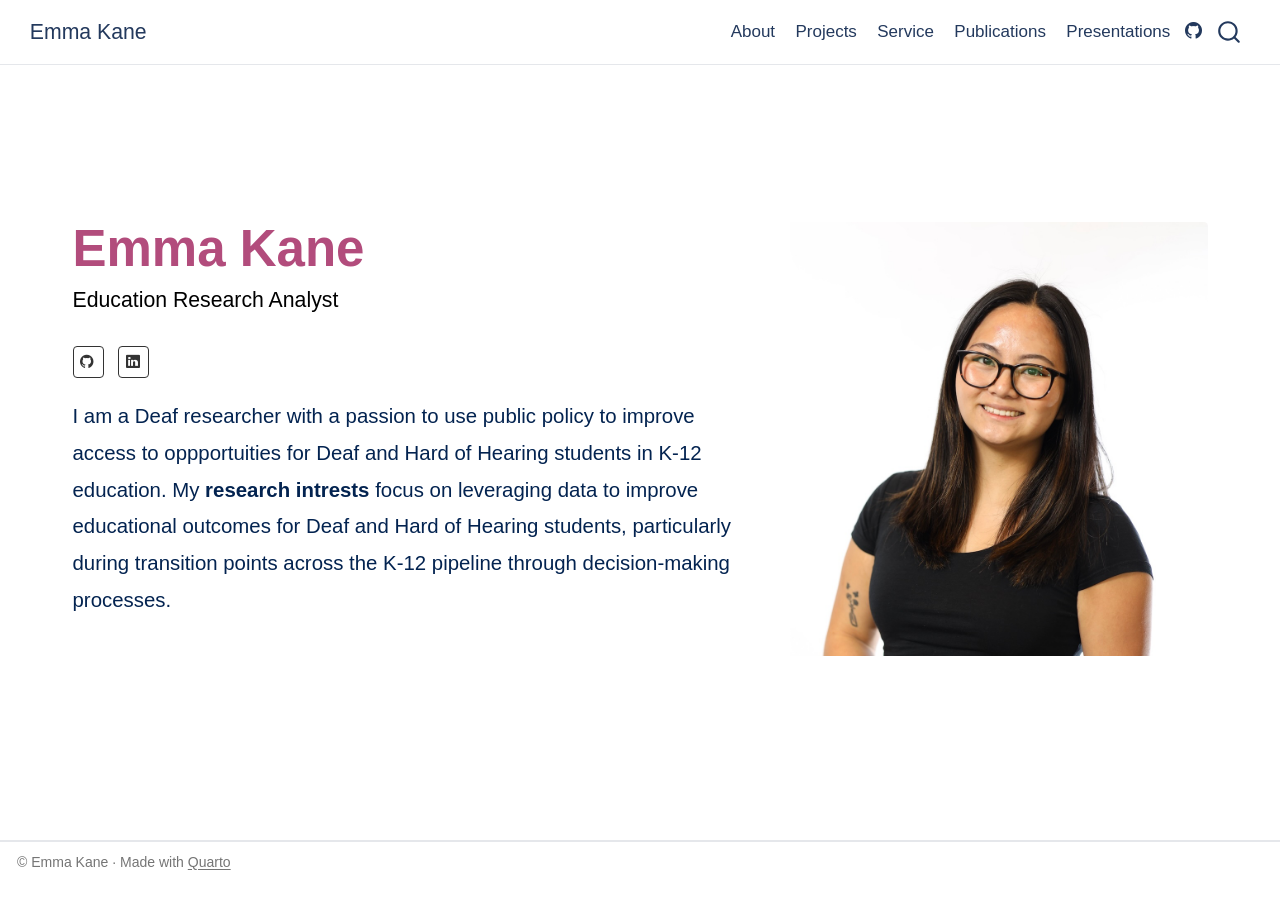
<file: index.html>
<!DOCTYPE html>
<html xmlns="http://www.w3.org/1999/xhtml" lang="en" xml:lang="en"><head>

<meta charset="utf-8">
<meta name="generator" content="quarto-1.9.38">

<meta name="viewport" content="width=device-width, initial-scale=1.0, user-scalable=yes">


<title>Emma Kane</title>
<style>
/* Default styles provided by pandoc.
** See https://pandoc.org/MANUAL.html#variables-for-html for config info.
*/
code{white-space: pre-wrap;}
span.smallcaps{font-variant: small-caps;}
div.columns{display: flex; gap: min(4vw, 1.5em);}
div.column{flex: auto; overflow-x: auto;}
div.hanging-indent{margin-left: 1.5em; text-indent: -1.5em;}
ul.task-list{list-style: none;}
ul.task-list li input[type="checkbox"] {
  width: 0.8em;
  margin: 0 0.8em 0.2em -1em; /* quarto-specific, see https://github.com/quarto-dev/quarto-cli/issues/4556 */ 
  vertical-align: middle;
}
</style>


<script src="site_libs/quarto-nav/quarto-nav.js"></script>
<script src="site_libs/quarto-nav/headroom.min.js"></script>
<script src="site_libs/clipboard/clipboard.min.js"></script>
<script src="site_libs/quarto-search/autocomplete.umd.js"></script>
<script src="site_libs/quarto-search/fuse.min.js"></script>
<script src="site_libs/quarto-search/quarto-search.js"></script>
<meta name="quarto:offset" content="./">
<script src="site_libs/quarto-html/quarto.js" type="module"></script>
<script src="site_libs/quarto-html/tabsets/tabsets.js" type="module"></script>
<script src="site_libs/quarto-html/popper.min.js"></script>
<script src="site_libs/quarto-html/tippy.umd.min.js"></script>
<link href="site_libs/quarto-html/tippy.css" rel="stylesheet">
<link href="site_libs/quarto-html/quarto-syntax-highlighting-15634bcf2e68342d4ad2dfa704d543f6.css" rel="stylesheet" id="quarto-text-highlighting-styles">
<script src="site_libs/bootstrap/bootstrap.min.js"></script>
<link href="site_libs/bootstrap/bootstrap-icons.css" rel="stylesheet">
<link href="site_libs/bootstrap/bootstrap-6458f7708507357ec875eb07f1e4ade1.min.css" rel="stylesheet" append-hash="true" id="quarto-bootstrap" data-mode="light">
<script id="quarto-search-options" type="application/json">{
  "location": "navbar",
  "copy-button": false,
  "collapse-after": 3,
  "panel-placement": "end",
  "type": "overlay",
  "limit": 50,
  "keyboard-shortcut": [
    "f",
    "/",
    "s"
  ],
  "show-item-context": false,
  "language": {
    "search-no-results-text": "No results",
    "search-matching-documents-text": "matching documents",
    "search-copy-link-title": "Copy link to search",
    "search-hide-matches-text": "Hide additional matches",
    "search-more-match-text": "more match in this document",
    "search-more-matches-text": "more matches in this document",
    "search-clear-button-title": "Clear",
    "search-text-placeholder": "",
    "search-detached-cancel-button-title": "Cancel",
    "search-submit-button-title": "Submit",
    "search-label": "Search"
  }
}</script>


<meta name="twitter:title" content="Emma Kane">
<meta name="twitter:description" content="Education Research Analyst">
<meta name="twitter:image" content="https://emmamariannekane.com/assets/images/headshot_profile.jpg">
<meta name="twitter:card" content="summary_large_image">
<meta name="twitter:image:alt" content="Headshot of a smiling woman with a beige complexion, dark eyes, and dark long straight hair parted to both sides">
</head>

<body class="nav-fixed quarto-light">

<div id="quarto-search-results"></div>
  <header id="quarto-header" class="headroom fixed-top">
    <nav class="navbar navbar-expand-lg " data-bs-theme="dark">
      <div class="navbar-container container-fluid">
      <div class="navbar-brand-container mx-auto">
    <a class="navbar-brand" href="./index.html">
    <span class="navbar-title">Emma Kane</span>
    </a>
  </div>
            <div id="quarto-search" class="" title="Search"></div>
          <button class="navbar-toggler" type="button" data-bs-toggle="collapse" data-bs-target="#navbarCollapse" aria-controls="navbarCollapse" role="menu" aria-expanded="false" aria-label="Toggle navigation" onclick="if (window.quartoToggleHeadroom) { window.quartoToggleHeadroom(); }">
  <span class="navbar-toggler-icon"></span>
</button>
          <div class="collapse navbar-collapse" id="navbarCollapse">
            <ul class="navbar-nav navbar-nav-scroll ms-auto">
  <li class="nav-item">
    <a class="nav-link" href="./about/index.html"> 
<span class="menu-text">About</span></a>
  </li>  
  <li class="nav-item">
    <a class="nav-link" href="./projects/index.html"> 
<span class="menu-text">Projects</span></a>
  </li>  
  <li class="nav-item">
    <a class="nav-link" href="./service/index.html"> 
<span class="menu-text">Service</span></a>
  </li>  
  <li class="nav-item">
    <a class="nav-link" href="./publication/index.html"> 
<span class="menu-text">Publications</span></a>
  </li>  
  <li class="nav-item">
    <a class="nav-link" href="./presentation/index.html"> 
<span class="menu-text">Presentations</span></a>
  </li>  
</ul>
          </div> <!-- /navcollapse -->
            <div class="quarto-navbar-tools">
    <a href="https://www.github.com/emk9858-tech/EmmaMKaneWebsite" title="" class="quarto-navigation-tool px-1" aria-label=""><i class="bi bi-github"></i></a>
</div>
      </div> <!-- /container-fluid -->
    </nav>
</header>
<!-- content -->
<div id="quarto-content" class="quarto-container page-columns page-rows-contents page-layout-full page-navbar">
<!-- sidebar -->
<!-- margin-sidebar -->
    
<!-- main -->
<main class="content page-columns page-full column-page" id="quarto-document-content">




<p><br><br></p>
<div class="quarto-about-solana column-page">
  <div class="about-entity">
    <div class="entity-contents">
      <header id="title-block-header" class="quarto-title-block default">
<div class="quarto-title">
<h1 class="title">Emma Kane</h1>
<p class="subtitle lead">Education Research Analyst</p>
</div>
<div class="quarto-title-meta column-page">
  </div>
</header> <div class="about-links">
  <a href="https://github.com/emk9858-tech/EmmaMKaneWebsite" class="about-link" rel="" target="">
    <i class="bi bi-github"></i>
     <span class="about-link-text"></span>
  </a>
  <a href="https://linkedin.com/in/emmamkane" class="about-link" rel="" target="">
    <i class="bi bi-linkedin"></i>
     <span class="about-link-text"></span>
  </a>
</div>
      <div class="about-contents"><div id="hero-heading">
<p>I am a Deaf researcher with a passion to use public policy to improve access to oppportuities for Deaf and Hard of Hearing students in K-12 education. My <strong>research intrests</strong> focus on leveraging data to improve educational outcomes for Deaf and Hard of Hearing students, particularly during transition points across the K-12 pipeline through decision-making processes.</p>
</div></div>
    </div>
    <img src="assets/images/headshot_profile.jpg" alt="Headshot of a smiling woman with a beige complexion, dark eyes, and dark long straight hair parted to both sides" class="about-image
  rounded " style="width: 26em;">
  </div>
</div>

<!-- hero-heading -->




<a onclick="window.scrollTo(0, 0); return false;" role="button" id="quarto-back-to-top"><i class="bi bi-arrow-up"></i> Back to top</a></main> <!-- /main -->
<script id="quarto-html-after-body" type="application/javascript">
  window.document.addEventListener("DOMContentLoaded", function (event) {
    const isCodeAnnotation = (el) => {
      for (const clz of el.classList) {
        if (clz.startsWith('code-annotation-')) {                     
          return true;
        }
      }
      return false;
    }
    const onCopySuccess = function(e) {
      // button target
      const button = e.trigger;
      // don't keep focus
      button.blur();
      // flash "checked"
      button.classList.add('code-copy-button-checked');
      var currentTitle = button.getAttribute("title");
      button.setAttribute("title", "Copied!");
      let tooltip;
      if (window.bootstrap) {
        button.setAttribute("data-bs-toggle", "tooltip");
        button.setAttribute("data-bs-placement", "left");
        button.setAttribute("data-bs-title", "Copied!");
        tooltip = new bootstrap.Tooltip(button, 
          { trigger: "manual", 
            customClass: "code-copy-button-tooltip",
            offset: [0, -8]});
        tooltip.show();    
      }
      setTimeout(function() {
        if (tooltip) {
          tooltip.hide();
          button.removeAttribute("data-bs-title");
          button.removeAttribute("data-bs-toggle");
          button.removeAttribute("data-bs-placement");
        }
        button.setAttribute("title", currentTitle);
        button.classList.remove('code-copy-button-checked');
      }, 1000);
      // clear code selection
      e.clearSelection();
    }
    const getTextToCopy = function(trigger) {
      const outerScaffold = trigger.parentElement.cloneNode(true);
      const codeEl = outerScaffold.querySelector('code');
      for (const childEl of codeEl.children) {
        if (isCodeAnnotation(childEl)) {
          childEl.remove();
        }
      }
      return codeEl.innerText;
    }
    const clipboard = new window.ClipboardJS('.code-copy-button:not([data-in-quarto-modal])', {
      text: getTextToCopy
    });
    clipboard.on('success', onCopySuccess);
    if (window.document.getElementById('quarto-embedded-source-code-modal')) {
      const clipboardModal = new window.ClipboardJS('.code-copy-button[data-in-quarto-modal]', {
        text: getTextToCopy,
        container: window.document.getElementById('quarto-embedded-source-code-modal')
      });
      clipboardModal.on('success', onCopySuccess);
    }
      var localhostRegex = new RegExp(/^(?:http|https):\/\/localhost\:?[0-9]*\//);
      var mailtoRegex = new RegExp(/^mailto:/);
        var filterRegex = new RegExp("https:\/\/emmamariannekane\.com");
      var isInternal = (href) => {
          return filterRegex.test(href) || localhostRegex.test(href) || mailtoRegex.test(href);
      }
      // Inspect non-navigation links and adorn them if external
     var links = window.document.querySelectorAll('a[href]:not(.nav-link):not(.navbar-brand):not(.toc-action):not(.sidebar-link):not(.sidebar-item-toggle):not(.pagination-link):not(.no-external):not([aria-hidden]):not(.dropdown-item):not(.quarto-navigation-tool):not(.about-link)');
      for (var i=0; i<links.length; i++) {
        const link = links[i];
        if (!isInternal(link.href)) {
          // undo the damage that might have been done by quarto-nav.js in the case of
          // links that we want to consider external
          if (link.dataset.originalHref !== undefined) {
            link.href = link.dataset.originalHref;
          }
        }
      }
    function tippyHover(el, contentFn, onTriggerFn, onUntriggerFn) {
      const config = {
        allowHTML: true,
        maxWidth: 500,
        delay: 100,
        arrow: false,
        appendTo: function(el) {
            return el.parentElement;
        },
        interactive: true,
        interactiveBorder: 10,
        theme: 'quarto',
        placement: 'bottom-start',
      };
      if (contentFn) {
        config.content = contentFn;
      }
      if (onTriggerFn) {
        config.onTrigger = onTriggerFn;
      }
      if (onUntriggerFn) {
        config.onUntrigger = onUntriggerFn;
      }
      window.tippy(el, config); 
    }
    const noterefs = window.document.querySelectorAll('a[role="doc-noteref"]');
    for (var i=0; i<noterefs.length; i++) {
      const ref = noterefs[i];
      tippyHover(ref, function() {
        // use id or data attribute instead here
        let href = ref.getAttribute('data-footnote-href') || ref.getAttribute('href');
        try { href = new URL(href).hash; } catch {}
        const id = href.replace(/^#\/?/, "");
        const note = window.document.getElementById(id);
        if (note) {
          return note.innerHTML;
        } else {
          return "";
        }
      });
    }
    const xrefs = window.document.querySelectorAll('a.quarto-xref');
    const processXRef = (id, note) => {
      // Strip column container classes
      const stripColumnClz = (el) => {
        el.classList.remove("page-full", "page-columns");
        if (el.children) {
          for (const child of el.children) {
            stripColumnClz(child);
          }
        }
      }
      stripColumnClz(note)
      if (id === null || id.startsWith('sec-')) {
        // Special case sections, only their first couple elements
        const container = document.createElement("div");
        if (note.children && note.children.length > 2) {
          container.appendChild(note.children[0].cloneNode(true));
          for (let i = 1; i < note.children.length; i++) {
            const child = note.children[i];
            if (child.tagName === "P" && child.innerText === "") {
              continue;
            } else {
              container.appendChild(child.cloneNode(true));
              break;
            }
          }
          if (window.Quarto?.typesetMath) {
            window.Quarto.typesetMath(container);
          }
          return container.innerHTML
        } else {
          if (window.Quarto?.typesetMath) {
            window.Quarto.typesetMath(note);
          }
          return note.innerHTML;
        }
      } else {
        // Remove any anchor links if they are present
        const anchorLink = note.querySelector('a.anchorjs-link');
        if (anchorLink) {
          anchorLink.remove();
        }
        if (window.Quarto?.typesetMath) {
          window.Quarto.typesetMath(note);
        }
        if (note.classList.contains("callout")) {
          return note.outerHTML;
        } else {
          return note.innerHTML;
        }
      }
    }
    for (var i=0; i<xrefs.length; i++) {
      const xref = xrefs[i];
      tippyHover(xref, undefined, function(instance) {
        instance.disable();
        let url = xref.getAttribute('href');
        let hash = undefined; 
        if (url.startsWith('#')) {
          hash = url;
        } else {
          try { hash = new URL(url).hash; } catch {}
        }
        if (hash) {
          const id = hash.replace(/^#\/?/, "");
          const note = window.document.getElementById(id);
          if (note !== null) {
            try {
              const html = processXRef(id, note.cloneNode(true));
              instance.setContent(html);
            } finally {
              instance.enable();
              instance.show();
            }
          } else {
            // See if we can fetch this
            fetch(url.split('#')[0])
            .then(res => res.text())
            .then(html => {
              const parser = new DOMParser();
              const htmlDoc = parser.parseFromString(html, "text/html");
              const note = htmlDoc.getElementById(id);
              if (note !== null) {
                const html = processXRef(id, note);
                instance.setContent(html);
              } 
            }).finally(() => {
              instance.enable();
              instance.show();
            });
          }
        } else {
          // See if we can fetch a full url (with no hash to target)
          // This is a special case and we should probably do some content thinning / targeting
          fetch(url)
          .then(res => res.text())
          .then(html => {
            const parser = new DOMParser();
            const htmlDoc = parser.parseFromString(html, "text/html");
            const note = htmlDoc.querySelector('main.content');
            if (note !== null) {
              // This should only happen for chapter cross references
              // (since there is no id in the URL)
              // remove the first header
              if (note.children.length > 0 && note.children[0].tagName === "HEADER") {
                note.children[0].remove();
              }
              const html = processXRef(null, note);
              instance.setContent(html);
            } 
          }).finally(() => {
            instance.enable();
            instance.show();
          });
        }
      }, function(instance) {
      });
    }
        let selectedAnnoteEl;
        const selectorForAnnotation = ( cell, annotation) => {
          let cellAttr = 'data-code-cell="' + cell + '"';
          let lineAttr = 'data-code-annotation="' +  annotation + '"';
          const selector = 'span[' + cellAttr + '][' + lineAttr + ']';
          return selector;
        }
        const selectCodeLines = (annoteEl) => {
          const doc = window.document;
          const targetCell = annoteEl.getAttribute("data-target-cell");
          const targetAnnotation = annoteEl.getAttribute("data-target-annotation");
          const annoteSpan = window.document.querySelector(selectorForAnnotation(targetCell, targetAnnotation));
          const lines = annoteSpan.getAttribute("data-code-lines").split(",");
          const lineIds = lines.map((line) => {
            return targetCell + "-" + line;
          })
          let top = null;
          let height = null;
          let parent = null;
          if (lineIds.length > 0) {
              //compute the position of the single el (top and bottom and make a div)
              const el = window.document.getElementById(lineIds[0]);
              top = el.offsetTop;
              height = el.offsetHeight;
              parent = el.parentElement.parentElement;
            if (lineIds.length > 1) {
              const lastEl = window.document.getElementById(lineIds[lineIds.length - 1]);
              const bottom = lastEl.offsetTop + lastEl.offsetHeight;
              height = bottom - top;
            }
            if (top !== null && height !== null && parent !== null) {
              // cook up a div (if necessary) and position it 
              let div = window.document.getElementById("code-annotation-line-highlight");
              if (div === null) {
                div = window.document.createElement("div");
                div.setAttribute("id", "code-annotation-line-highlight");
                div.style.position = 'absolute';
                parent.appendChild(div);
              }
              div.style.top = top - 2 + "px";
              div.style.height = height + 4 + "px";
              div.style.left = 0;
              let gutterDiv = window.document.getElementById("code-annotation-line-highlight-gutter");
              if (gutterDiv === null) {
                gutterDiv = window.document.createElement("div");
                gutterDiv.setAttribute("id", "code-annotation-line-highlight-gutter");
                gutterDiv.style.position = 'absolute';
                const codeCell = window.document.getElementById(targetCell);
                const gutter = codeCell.querySelector('.code-annotation-gutter');
                gutter.appendChild(gutterDiv);
              }
              gutterDiv.style.top = top - 2 + "px";
              gutterDiv.style.height = height + 4 + "px";
            }
            selectedAnnoteEl = annoteEl;
          }
        };
        const unselectCodeLines = () => {
          const elementsIds = ["code-annotation-line-highlight", "code-annotation-line-highlight-gutter"];
          elementsIds.forEach((elId) => {
            const div = window.document.getElementById(elId);
            if (div) {
              div.remove();
            }
          });
          selectedAnnoteEl = undefined;
        };
          // Handle positioning of the toggle
      window.addEventListener(
        "resize",
        throttle(() => {
          elRect = undefined;
          if (selectedAnnoteEl) {
            selectCodeLines(selectedAnnoteEl);
          }
        }, 10)
      );
      function throttle(fn, ms) {
      let throttle = false;
      let timer;
        return (...args) => {
          if(!throttle) { // first call gets through
              fn.apply(this, args);
              throttle = true;
          } else { // all the others get throttled
              if(timer) clearTimeout(timer); // cancel #2
              timer = setTimeout(() => {
                fn.apply(this, args);
                timer = throttle = false;
              }, ms);
          }
        };
      }
        // Attach click handler to the DT
        const annoteDls = window.document.querySelectorAll('dt[data-target-cell]');
        for (const annoteDlNode of annoteDls) {
          annoteDlNode.addEventListener('click', (event) => {
            const clickedEl = event.target;
            if (clickedEl !== selectedAnnoteEl) {
              unselectCodeLines();
              const activeEl = window.document.querySelector('dt[data-target-cell].code-annotation-active');
              if (activeEl) {
                activeEl.classList.remove('code-annotation-active');
              }
              selectCodeLines(clickedEl);
              clickedEl.classList.add('code-annotation-active');
            } else {
              // Unselect the line
              unselectCodeLines();
              clickedEl.classList.remove('code-annotation-active');
            }
          });
        }
    const findCites = (el) => {
      const parentEl = el.parentElement;
      if (parentEl) {
        const cites = parentEl.dataset.cites;
        if (cites) {
          return {
            el,
            cites: cites.split(' ')
          };
        } else {
          return findCites(el.parentElement)
        }
      } else {
        return undefined;
      }
    };
    var bibliorefs = window.document.querySelectorAll('a[role="doc-biblioref"]');
    for (var i=0; i<bibliorefs.length; i++) {
      const ref = bibliorefs[i];
      const citeInfo = findCites(ref);
      if (citeInfo) {
        tippyHover(citeInfo.el, function() {
          var popup = window.document.createElement('div');
          citeInfo.cites.forEach(function(cite) {
            var citeDiv = window.document.createElement('div');
            citeDiv.classList.add('hanging-indent');
            citeDiv.classList.add('csl-entry');
            var biblioDiv = window.document.getElementById('ref-' + cite);
            if (biblioDiv) {
              citeDiv.innerHTML = biblioDiv.innerHTML;
            }
            popup.appendChild(citeDiv);
          });
          return popup.innerHTML;
        });
      }
    }
  });
  </script>
<script src="https://utteranc.es/client.js" repo="emk9858-tech/EmmaMKaneWebsite" issue-term="title" theme="body-light" crossorigin="anonymous" async="">
</script>
</div> <!-- /content -->
<footer class="footer">
  <div class="nav-footer">
    <div class="nav-footer-left">
<p>© Emma Kane ∙ Made with <a href="https://quarto.org">Quarto</a></p>
</div>   
    <div class="nav-footer-center">
      &nbsp;
    </div>
    <div class="nav-footer-right">
      &nbsp;
    </div>
  </div>
</footer>




</body></html>
</file>
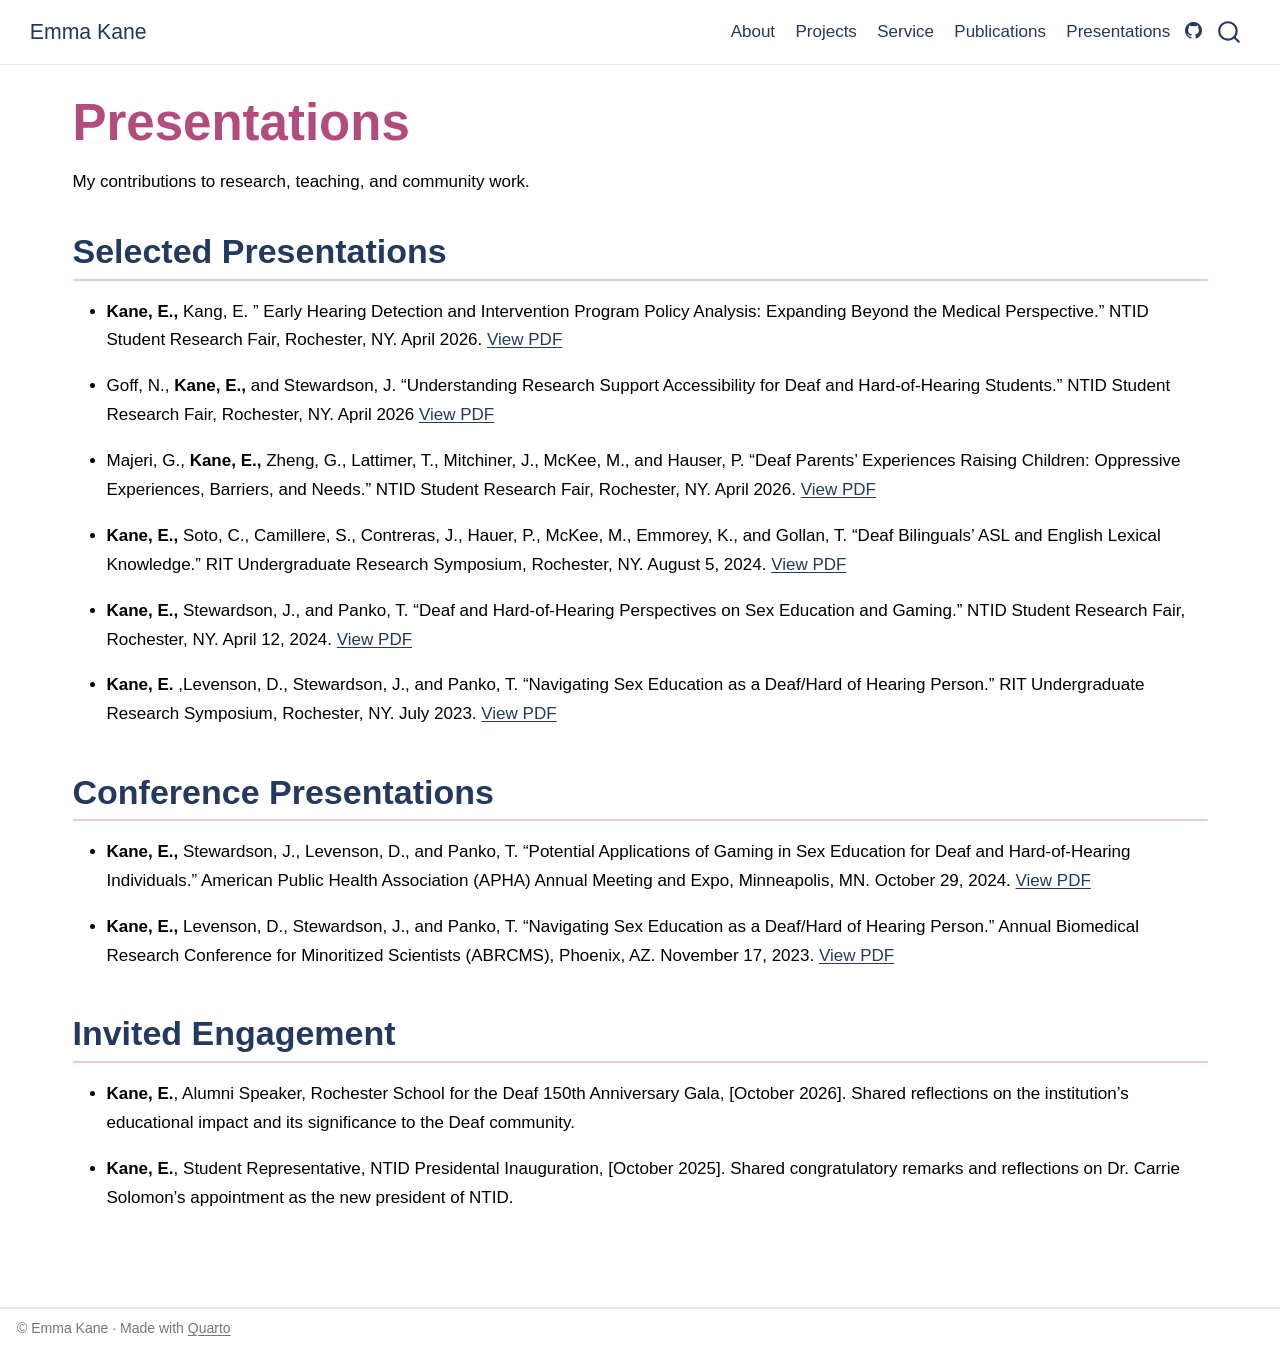
<file: presentation/index.html>
<!DOCTYPE html>
<html xmlns="http://www.w3.org/1999/xhtml" lang="en" xml:lang="en"><head>

<meta charset="utf-8">
<meta name="generator" content="quarto-1.9.38">

<meta name="viewport" content="width=device-width, initial-scale=1.0, user-scalable=yes">


<title>Presentations – Emma Kane</title>
<style>
/* Default styles provided by pandoc.
** See https://pandoc.org/MANUAL.html#variables-for-html for config info.
*/
code{white-space: pre-wrap;}
span.smallcaps{font-variant: small-caps;}
div.columns{display: flex; gap: min(4vw, 1.5em);}
div.column{flex: auto; overflow-x: auto;}
div.hanging-indent{margin-left: 1.5em; text-indent: -1.5em;}
ul.task-list{list-style: none;}
ul.task-list li input[type="checkbox"] {
  width: 0.8em;
  margin: 0 0.8em 0.2em -1em; /* quarto-specific, see https://github.com/quarto-dev/quarto-cli/issues/4556 */ 
  vertical-align: middle;
}
</style>


<script src="../site_libs/quarto-nav/quarto-nav.js"></script>
<script src="../site_libs/quarto-nav/headroom.min.js"></script>
<script src="../site_libs/clipboard/clipboard.min.js"></script>
<script src="../site_libs/quarto-search/autocomplete.umd.js"></script>
<script src="../site_libs/quarto-search/fuse.min.js"></script>
<script src="../site_libs/quarto-search/quarto-search.js"></script>
<meta name="quarto:offset" content="../">
<script src="../site_libs/quarto-html/quarto.js" type="module"></script>
<script src="../site_libs/quarto-html/tabsets/tabsets.js" type="module"></script>
<script src="../site_libs/quarto-html/popper.min.js"></script>
<script src="../site_libs/quarto-html/tippy.umd.min.js"></script>
<script src="../site_libs/quarto-html/anchor.min.js"></script>
<link href="../site_libs/quarto-html/tippy.css" rel="stylesheet">
<link href="../site_libs/quarto-html/quarto-syntax-highlighting-15634bcf2e68342d4ad2dfa704d543f6.css" rel="stylesheet" id="quarto-text-highlighting-styles">
<script src="../site_libs/bootstrap/bootstrap.min.js"></script>
<link href="../site_libs/bootstrap/bootstrap-icons.css" rel="stylesheet">
<link href="../site_libs/bootstrap/bootstrap-6458f7708507357ec875eb07f1e4ade1.min.css" rel="stylesheet" append-hash="true" id="quarto-bootstrap" data-mode="light">
<script id="quarto-search-options" type="application/json">{
  "location": "navbar",
  "copy-button": false,
  "collapse-after": 3,
  "panel-placement": "end",
  "type": "overlay",
  "limit": 50,
  "keyboard-shortcut": [
    "f",
    "/",
    "s"
  ],
  "show-item-context": false,
  "language": {
    "search-no-results-text": "No results",
    "search-matching-documents-text": "matching documents",
    "search-copy-link-title": "Copy link to search",
    "search-hide-matches-text": "Hide additional matches",
    "search-more-match-text": "more match in this document",
    "search-more-matches-text": "more matches in this document",
    "search-clear-button-title": "Clear",
    "search-text-placeholder": "",
    "search-detached-cancel-button-title": "Cancel",
    "search-submit-button-title": "Submit",
    "search-label": "Search"
  }
}</script>


<meta name="twitter:title" content="Presentations – Emma Kane">
<meta name="twitter:description" content="Education Research Analyst. Passionate about using data to improve educational outcomes for Deaf and Hard of Hearing">
<meta name="twitter:card" content="summary_large_image">
</head>

<body class="nav-fixed quarto-light">

<div id="quarto-search-results"></div>
  <header id="quarto-header" class="headroom fixed-top">
    <nav class="navbar navbar-expand-lg " data-bs-theme="dark">
      <div class="navbar-container container-fluid">
      <div class="navbar-brand-container mx-auto">
    <a class="navbar-brand" href="../index.html">
    <span class="navbar-title">Emma Kane</span>
    </a>
  </div>
            <div id="quarto-search" class="" title="Search"></div>
          <button class="navbar-toggler" type="button" data-bs-toggle="collapse" data-bs-target="#navbarCollapse" aria-controls="navbarCollapse" role="menu" aria-expanded="false" aria-label="Toggle navigation" onclick="if (window.quartoToggleHeadroom) { window.quartoToggleHeadroom(); }">
  <span class="navbar-toggler-icon"></span>
</button>
          <div class="collapse navbar-collapse" id="navbarCollapse">
            <ul class="navbar-nav navbar-nav-scroll ms-auto">
  <li class="nav-item">
    <a class="nav-link" href="../about/index.html"> 
<span class="menu-text">About</span></a>
  </li>  
  <li class="nav-item">
    <a class="nav-link" href="../projects/index.html"> 
<span class="menu-text">Projects</span></a>
  </li>  
  <li class="nav-item">
    <a class="nav-link" href="../service/index.html"> 
<span class="menu-text">Service</span></a>
  </li>  
  <li class="nav-item">
    <a class="nav-link" href="../publication/index.html"> 
<span class="menu-text">Publications</span></a>
  </li>  
  <li class="nav-item">
    <a class="nav-link active" href="../presentation/index.html" aria-current="page"> 
<span class="menu-text">Presentations</span></a>
  </li>  
</ul>
          </div> <!-- /navcollapse -->
            <div class="quarto-navbar-tools">
    <a href="https://www.github.com/emk9858-tech/EmmaMKaneWebsite" title="" class="quarto-navigation-tool px-1" aria-label=""><i class="bi bi-github"></i></a>
</div>
      </div> <!-- /container-fluid -->
    </nav>
</header>
<!-- content -->
<div id="quarto-content" class="quarto-container page-columns page-rows-contents page-layout-full page-navbar">
<!-- sidebar -->
<!-- margin-sidebar -->
    
<!-- main -->
<main class="content column-page" id="quarto-document-content">

<header id="title-block-header" class="quarto-title-block default">
<div class="quarto-title">
<h1 class="title">Presentations</h1>
</div>



<div class="quarto-title-meta column-page">

    
  
    
  </div>
  


</header>


<p>My contributions to research, teaching, and community work.</p>
<section id="selected-presentations" class="level2">
<h2 class="anchored" data-anchor-id="selected-presentations">Selected Presentations</h2>
<ul>
<li><p><strong>Kane, E.,</strong> Kang, E. ” Early Hearing Detection and Intervention Program Policy Analysis: Expanding Beyond the Medical Perspective.” NTID Student Research Fair, Rochester, NY. April 2026. <a href="EHDI_Policy_Analysis.pdf">View PDF</a></p></li>
<li><p>Goff, N., <strong>Kane, E.,</strong> and Stewardson, J. “Understanding Research Support Accessibility for Deaf and Hard-of-Hearing Students.” NTID Student Research Fair, Rochester, NY. April 2026 <a href="research-support-dhh.pdf">View PDF</a></p></li>
<li><p>Majeri, G., <strong>Kane, E.,</strong> Zheng, G., Lattimer, T., Mitchiner, J., McKee, M., and Hauser, P. “Deaf Parents’ Experiences Raising Children: Oppressive Experiences, Barriers, and Needs.” NTID Student Research Fair, Rochester, NY. April 2026. <a href="research-support-dhh.pdf">View PDF</a></p></li>
<li><p><strong>Kane, E.,</strong> Soto, C., Camillere, S., Contreras, J., Hauer, P., McKee, M., Emmorey, K., and Gollan, T. “Deaf Bilinguals’ ASL and English Lexical Knowledge.” RIT Undergraduate Research Symposium, Rochester, NY. August 5, 2024. <a href="research-support-dhh.pdf">View PDF</a></p></li>
<li><p><strong>Kane, E.,</strong> Stewardson, J., and Panko, T. “Deaf and Hard-of-Hearing Perspectives on Sex Education and Gaming.” NTID Student Research Fair, Rochester, NY. April 12, 2024. <a href="research-support-dhh.pdf">View PDF</a></p></li>
<li><p><strong>Kane, E.</strong> ,Levenson, D., Stewardson, J., and Panko, T. “Navigating Sex Education as a Deaf/Hard of Hearing Person.” RIT Undergraduate Research Symposium, Rochester, NY. July 2023. <a href="research-support-dhh.pdf">View PDF</a></p></li>
</ul>
</section>
<section id="conference-presentations" class="level2">
<h2 class="anchored" data-anchor-id="conference-presentations">Conference Presentations</h2>
<ul>
<li><p><strong>Kane, E.,</strong> Stewardson, J., Levenson, D., and Panko, T. “Potential Applications of Gaming in Sex Education for Deaf and Hard-of-Hearing Individuals.” American Public Health Association (APHA) Annual Meeting and Expo, Minneapolis, MN. October 29, 2024. <a href="research-support-dhh.pdf">View PDF</a></p></li>
<li><p><strong>Kane, E.,</strong> Levenson, D., Stewardson, J., and Panko, T. “Navigating Sex Education as a Deaf/Hard of Hearing Person.” Annual Biomedical Research Conference for Minoritized Scientists (ABRCMS), Phoenix, AZ. November 17, 2023. <a href="research-support-dhh.pdf">View PDF</a></p></li>
</ul>
</section>
<section id="invited-engagement" class="level2">
<h2 class="anchored" data-anchor-id="invited-engagement">Invited Engagement</h2>
<ul>
<li><p><strong>Kane, E.</strong>, Alumni Speaker, Rochester School for the Deaf 150th Anniversary Gala, [October 2026]. Shared reflections on the institution’s educational impact and its significance to the Deaf community.</p></li>
<li><p><strong>Kane, E.</strong>, Student Representative, NTID Presidental Inauguration, [October 2025]. Shared congratulatory remarks and reflections on Dr.&nbsp;Carrie Solomon’s appointment as the new president of NTID.</p></li>
</ul>


</section>

<a onclick="window.scrollTo(0, 0); return false;" role="button" id="quarto-back-to-top"><i class="bi bi-arrow-up"></i> Back to top</a></main> <!-- /main -->
<script id="quarto-html-after-body" type="application/javascript">
  window.document.addEventListener("DOMContentLoaded", function (event) {
    const icon = "";
    const anchorJS = new window.AnchorJS();
    anchorJS.options = {
      placement: 'right',
      icon: icon
    };
    anchorJS.add('.anchored');
    const isCodeAnnotation = (el) => {
      for (const clz of el.classList) {
        if (clz.startsWith('code-annotation-')) {                     
          return true;
        }
      }
      return false;
    }
    const onCopySuccess = function(e) {
      // button target
      const button = e.trigger;
      // don't keep focus
      button.blur();
      // flash "checked"
      button.classList.add('code-copy-button-checked');
      var currentTitle = button.getAttribute("title");
      button.setAttribute("title", "Copied!");
      let tooltip;
      if (window.bootstrap) {
        button.setAttribute("data-bs-toggle", "tooltip");
        button.setAttribute("data-bs-placement", "left");
        button.setAttribute("data-bs-title", "Copied!");
        tooltip = new bootstrap.Tooltip(button, 
          { trigger: "manual", 
            customClass: "code-copy-button-tooltip",
            offset: [0, -8]});
        tooltip.show();    
      }
      setTimeout(function() {
        if (tooltip) {
          tooltip.hide();
          button.removeAttribute("data-bs-title");
          button.removeAttribute("data-bs-toggle");
          button.removeAttribute("data-bs-placement");
        }
        button.setAttribute("title", currentTitle);
        button.classList.remove('code-copy-button-checked');
      }, 1000);
      // clear code selection
      e.clearSelection();
    }
    const getTextToCopy = function(trigger) {
      const outerScaffold = trigger.parentElement.cloneNode(true);
      const codeEl = outerScaffold.querySelector('code');
      for (const childEl of codeEl.children) {
        if (isCodeAnnotation(childEl)) {
          childEl.remove();
        }
      }
      return codeEl.innerText;
    }
    const clipboard = new window.ClipboardJS('.code-copy-button:not([data-in-quarto-modal])', {
      text: getTextToCopy
    });
    clipboard.on('success', onCopySuccess);
    if (window.document.getElementById('quarto-embedded-source-code-modal')) {
      const clipboardModal = new window.ClipboardJS('.code-copy-button[data-in-quarto-modal]', {
        text: getTextToCopy,
        container: window.document.getElementById('quarto-embedded-source-code-modal')
      });
      clipboardModal.on('success', onCopySuccess);
    }
      var localhostRegex = new RegExp(/^(?:http|https):\/\/localhost\:?[0-9]*\//);
      var mailtoRegex = new RegExp(/^mailto:/);
        var filterRegex = new RegExp("https:\/\/emmamariannekane\.com");
      var isInternal = (href) => {
          return filterRegex.test(href) || localhostRegex.test(href) || mailtoRegex.test(href);
      }
      // Inspect non-navigation links and adorn them if external
     var links = window.document.querySelectorAll('a[href]:not(.nav-link):not(.navbar-brand):not(.toc-action):not(.sidebar-link):not(.sidebar-item-toggle):not(.pagination-link):not(.no-external):not([aria-hidden]):not(.dropdown-item):not(.quarto-navigation-tool):not(.about-link)');
      for (var i=0; i<links.length; i++) {
        const link = links[i];
        if (!isInternal(link.href)) {
          // undo the damage that might have been done by quarto-nav.js in the case of
          // links that we want to consider external
          if (link.dataset.originalHref !== undefined) {
            link.href = link.dataset.originalHref;
          }
        }
      }
    function tippyHover(el, contentFn, onTriggerFn, onUntriggerFn) {
      const config = {
        allowHTML: true,
        maxWidth: 500,
        delay: 100,
        arrow: false,
        appendTo: function(el) {
            return el.parentElement;
        },
        interactive: true,
        interactiveBorder: 10,
        theme: 'quarto',
        placement: 'bottom-start',
      };
      if (contentFn) {
        config.content = contentFn;
      }
      if (onTriggerFn) {
        config.onTrigger = onTriggerFn;
      }
      if (onUntriggerFn) {
        config.onUntrigger = onUntriggerFn;
      }
      window.tippy(el, config); 
    }
    const noterefs = window.document.querySelectorAll('a[role="doc-noteref"]');
    for (var i=0; i<noterefs.length; i++) {
      const ref = noterefs[i];
      tippyHover(ref, function() {
        // use id or data attribute instead here
        let href = ref.getAttribute('data-footnote-href') || ref.getAttribute('href');
        try { href = new URL(href).hash; } catch {}
        const id = href.replace(/^#\/?/, "");
        const note = window.document.getElementById(id);
        if (note) {
          return note.innerHTML;
        } else {
          return "";
        }
      });
    }
    const xrefs = window.document.querySelectorAll('a.quarto-xref');
    const processXRef = (id, note) => {
      // Strip column container classes
      const stripColumnClz = (el) => {
        el.classList.remove("page-full", "page-columns");
        if (el.children) {
          for (const child of el.children) {
            stripColumnClz(child);
          }
        }
      }
      stripColumnClz(note)
      if (id === null || id.startsWith('sec-')) {
        // Special case sections, only their first couple elements
        const container = document.createElement("div");
        if (note.children && note.children.length > 2) {
          container.appendChild(note.children[0].cloneNode(true));
          for (let i = 1; i < note.children.length; i++) {
            const child = note.children[i];
            if (child.tagName === "P" && child.innerText === "") {
              continue;
            } else {
              container.appendChild(child.cloneNode(true));
              break;
            }
          }
          if (window.Quarto?.typesetMath) {
            window.Quarto.typesetMath(container);
          }
          return container.innerHTML
        } else {
          if (window.Quarto?.typesetMath) {
            window.Quarto.typesetMath(note);
          }
          return note.innerHTML;
        }
      } else {
        // Remove any anchor links if they are present
        const anchorLink = note.querySelector('a.anchorjs-link');
        if (anchorLink) {
          anchorLink.remove();
        }
        if (window.Quarto?.typesetMath) {
          window.Quarto.typesetMath(note);
        }
        if (note.classList.contains("callout")) {
          return note.outerHTML;
        } else {
          return note.innerHTML;
        }
      }
    }
    for (var i=0; i<xrefs.length; i++) {
      const xref = xrefs[i];
      tippyHover(xref, undefined, function(instance) {
        instance.disable();
        let url = xref.getAttribute('href');
        let hash = undefined; 
        if (url.startsWith('#')) {
          hash = url;
        } else {
          try { hash = new URL(url).hash; } catch {}
        }
        if (hash) {
          const id = hash.replace(/^#\/?/, "");
          const note = window.document.getElementById(id);
          if (note !== null) {
            try {
              const html = processXRef(id, note.cloneNode(true));
              instance.setContent(html);
            } finally {
              instance.enable();
              instance.show();
            }
          } else {
            // See if we can fetch this
            fetch(url.split('#')[0])
            .then(res => res.text())
            .then(html => {
              const parser = new DOMParser();
              const htmlDoc = parser.parseFromString(html, "text/html");
              const note = htmlDoc.getElementById(id);
              if (note !== null) {
                const html = processXRef(id, note);
                instance.setContent(html);
              } 
            }).finally(() => {
              instance.enable();
              instance.show();
            });
          }
        } else {
          // See if we can fetch a full url (with no hash to target)
          // This is a special case and we should probably do some content thinning / targeting
          fetch(url)
          .then(res => res.text())
          .then(html => {
            const parser = new DOMParser();
            const htmlDoc = parser.parseFromString(html, "text/html");
            const note = htmlDoc.querySelector('main.content');
            if (note !== null) {
              // This should only happen for chapter cross references
              // (since there is no id in the URL)
              // remove the first header
              if (note.children.length > 0 && note.children[0].tagName === "HEADER") {
                note.children[0].remove();
              }
              const html = processXRef(null, note);
              instance.setContent(html);
            } 
          }).finally(() => {
            instance.enable();
            instance.show();
          });
        }
      }, function(instance) {
      });
    }
        let selectedAnnoteEl;
        const selectorForAnnotation = ( cell, annotation) => {
          let cellAttr = 'data-code-cell="' + cell + '"';
          let lineAttr = 'data-code-annotation="' +  annotation + '"';
          const selector = 'span[' + cellAttr + '][' + lineAttr + ']';
          return selector;
        }
        const selectCodeLines = (annoteEl) => {
          const doc = window.document;
          const targetCell = annoteEl.getAttribute("data-target-cell");
          const targetAnnotation = annoteEl.getAttribute("data-target-annotation");
          const annoteSpan = window.document.querySelector(selectorForAnnotation(targetCell, targetAnnotation));
          const lines = annoteSpan.getAttribute("data-code-lines").split(",");
          const lineIds = lines.map((line) => {
            return targetCell + "-" + line;
          })
          let top = null;
          let height = null;
          let parent = null;
          if (lineIds.length > 0) {
              //compute the position of the single el (top and bottom and make a div)
              const el = window.document.getElementById(lineIds[0]);
              top = el.offsetTop;
              height = el.offsetHeight;
              parent = el.parentElement.parentElement;
            if (lineIds.length > 1) {
              const lastEl = window.document.getElementById(lineIds[lineIds.length - 1]);
              const bottom = lastEl.offsetTop + lastEl.offsetHeight;
              height = bottom - top;
            }
            if (top !== null && height !== null && parent !== null) {
              // cook up a div (if necessary) and position it 
              let div = window.document.getElementById("code-annotation-line-highlight");
              if (div === null) {
                div = window.document.createElement("div");
                div.setAttribute("id", "code-annotation-line-highlight");
                div.style.position = 'absolute';
                parent.appendChild(div);
              }
              div.style.top = top - 2 + "px";
              div.style.height = height + 4 + "px";
              div.style.left = 0;
              let gutterDiv = window.document.getElementById("code-annotation-line-highlight-gutter");
              if (gutterDiv === null) {
                gutterDiv = window.document.createElement("div");
                gutterDiv.setAttribute("id", "code-annotation-line-highlight-gutter");
                gutterDiv.style.position = 'absolute';
                const codeCell = window.document.getElementById(targetCell);
                const gutter = codeCell.querySelector('.code-annotation-gutter');
                gutter.appendChild(gutterDiv);
              }
              gutterDiv.style.top = top - 2 + "px";
              gutterDiv.style.height = height + 4 + "px";
            }
            selectedAnnoteEl = annoteEl;
          }
        };
        const unselectCodeLines = () => {
          const elementsIds = ["code-annotation-line-highlight", "code-annotation-line-highlight-gutter"];
          elementsIds.forEach((elId) => {
            const div = window.document.getElementById(elId);
            if (div) {
              div.remove();
            }
          });
          selectedAnnoteEl = undefined;
        };
          // Handle positioning of the toggle
      window.addEventListener(
        "resize",
        throttle(() => {
          elRect = undefined;
          if (selectedAnnoteEl) {
            selectCodeLines(selectedAnnoteEl);
          }
        }, 10)
      );
      function throttle(fn, ms) {
      let throttle = false;
      let timer;
        return (...args) => {
          if(!throttle) { // first call gets through
              fn.apply(this, args);
              throttle = true;
          } else { // all the others get throttled
              if(timer) clearTimeout(timer); // cancel #2
              timer = setTimeout(() => {
                fn.apply(this, args);
                timer = throttle = false;
              }, ms);
          }
        };
      }
        // Attach click handler to the DT
        const annoteDls = window.document.querySelectorAll('dt[data-target-cell]');
        for (const annoteDlNode of annoteDls) {
          annoteDlNode.addEventListener('click', (event) => {
            const clickedEl = event.target;
            if (clickedEl !== selectedAnnoteEl) {
              unselectCodeLines();
              const activeEl = window.document.querySelector('dt[data-target-cell].code-annotation-active');
              if (activeEl) {
                activeEl.classList.remove('code-annotation-active');
              }
              selectCodeLines(clickedEl);
              clickedEl.classList.add('code-annotation-active');
            } else {
              // Unselect the line
              unselectCodeLines();
              clickedEl.classList.remove('code-annotation-active');
            }
          });
        }
    const findCites = (el) => {
      const parentEl = el.parentElement;
      if (parentEl) {
        const cites = parentEl.dataset.cites;
        if (cites) {
          return {
            el,
            cites: cites.split(' ')
          };
        } else {
          return findCites(el.parentElement)
        }
      } else {
        return undefined;
      }
    };
    var bibliorefs = window.document.querySelectorAll('a[role="doc-biblioref"]');
    for (var i=0; i<bibliorefs.length; i++) {
      const ref = bibliorefs[i];
      const citeInfo = findCites(ref);
      if (citeInfo) {
        tippyHover(citeInfo.el, function() {
          var popup = window.document.createElement('div');
          citeInfo.cites.forEach(function(cite) {
            var citeDiv = window.document.createElement('div');
            citeDiv.classList.add('hanging-indent');
            citeDiv.classList.add('csl-entry');
            var biblioDiv = window.document.getElementById('ref-' + cite);
            if (biblioDiv) {
              citeDiv.innerHTML = biblioDiv.innerHTML;
            }
            popup.appendChild(citeDiv);
          });
          return popup.innerHTML;
        });
      }
    }
  });
  </script>
<script src="https://utteranc.es/client.js" repo="emk9858-tech/EmmaMKaneWebsite" issue-term="title" theme="body-light" crossorigin="anonymous" async="">
</script>
</div> <!-- /content -->
<footer class="footer">
  <div class="nav-footer">
    <div class="nav-footer-left">
<p>© Emma Kane ∙ Made with <a href="https://quarto.org">Quarto</a></p>
</div>   
    <div class="nav-footer-center">
      &nbsp;
    </div>
    <div class="nav-footer-right">
      &nbsp;
    </div>
  </div>
</footer>




</body></html>
</file>
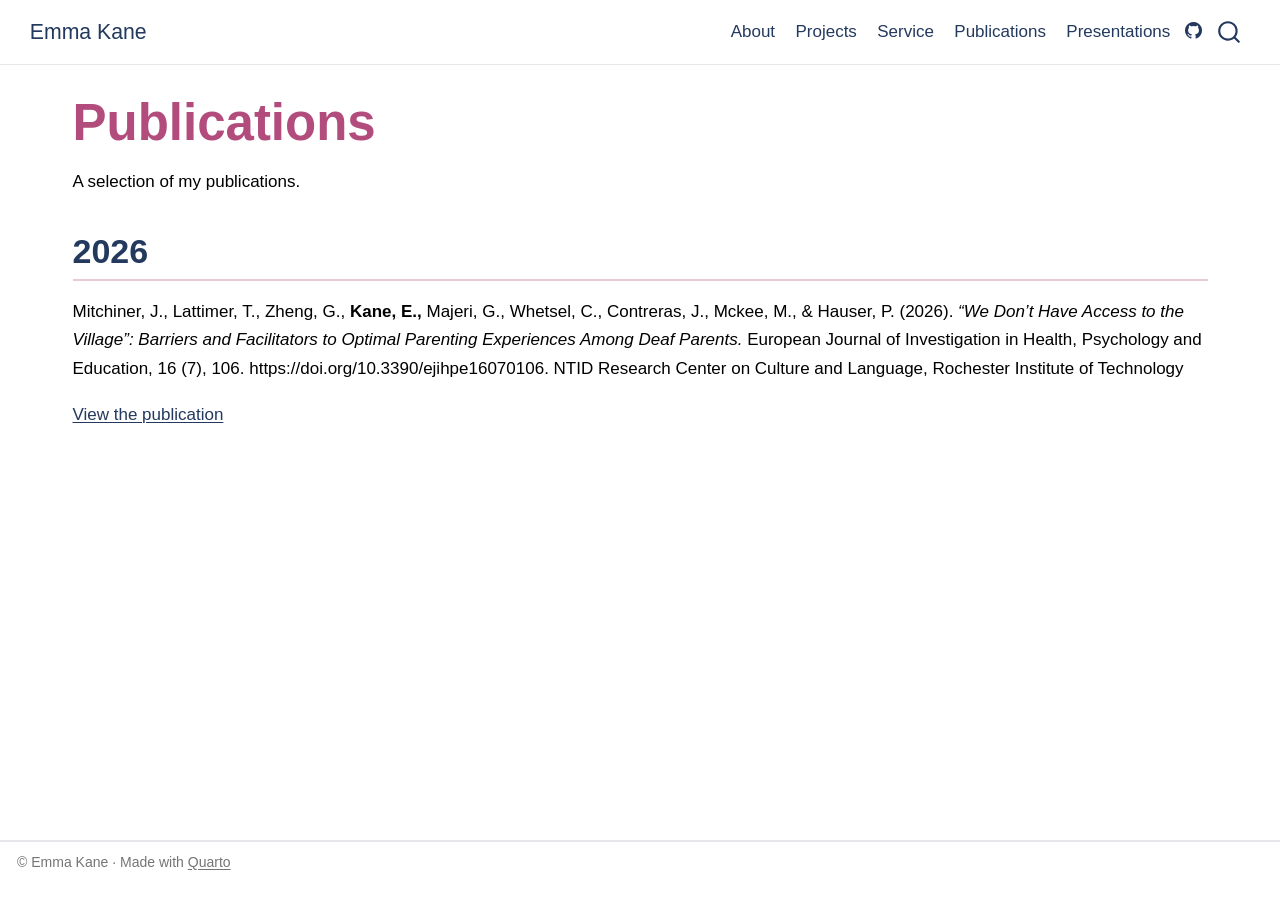
<file: publication/index.html>
<!DOCTYPE html>
<html xmlns="http://www.w3.org/1999/xhtml" lang="en" xml:lang="en"><head>

<meta charset="utf-8">
<meta name="generator" content="quarto-1.9.38">

<meta name="viewport" content="width=device-width, initial-scale=1.0, user-scalable=yes">


<title>Publications – Emma Kane</title>
<style>
/* Default styles provided by pandoc.
** See https://pandoc.org/MANUAL.html#variables-for-html for config info.
*/
code{white-space: pre-wrap;}
span.smallcaps{font-variant: small-caps;}
div.columns{display: flex; gap: min(4vw, 1.5em);}
div.column{flex: auto; overflow-x: auto;}
div.hanging-indent{margin-left: 1.5em; text-indent: -1.5em;}
ul.task-list{list-style: none;}
ul.task-list li input[type="checkbox"] {
  width: 0.8em;
  margin: 0 0.8em 0.2em -1em; /* quarto-specific, see https://github.com/quarto-dev/quarto-cli/issues/4556 */ 
  vertical-align: middle;
}
</style>


<script src="../site_libs/quarto-nav/quarto-nav.js"></script>
<script src="../site_libs/quarto-nav/headroom.min.js"></script>
<script src="../site_libs/clipboard/clipboard.min.js"></script>
<script src="../site_libs/quarto-search/autocomplete.umd.js"></script>
<script src="../site_libs/quarto-search/fuse.min.js"></script>
<script src="../site_libs/quarto-search/quarto-search.js"></script>
<meta name="quarto:offset" content="../">
<script src="../site_libs/quarto-html/quarto.js" type="module"></script>
<script src="../site_libs/quarto-html/tabsets/tabsets.js" type="module"></script>
<script src="../site_libs/quarto-html/popper.min.js"></script>
<script src="../site_libs/quarto-html/tippy.umd.min.js"></script>
<script src="../site_libs/quarto-html/anchor.min.js"></script>
<link href="../site_libs/quarto-html/tippy.css" rel="stylesheet">
<link href="../site_libs/quarto-html/quarto-syntax-highlighting-15634bcf2e68342d4ad2dfa704d543f6.css" rel="stylesheet" id="quarto-text-highlighting-styles">
<script src="../site_libs/bootstrap/bootstrap.min.js"></script>
<link href="../site_libs/bootstrap/bootstrap-icons.css" rel="stylesheet">
<link href="../site_libs/bootstrap/bootstrap-6458f7708507357ec875eb07f1e4ade1.min.css" rel="stylesheet" append-hash="true" id="quarto-bootstrap" data-mode="light">
<script id="quarto-search-options" type="application/json">{
  "location": "navbar",
  "copy-button": false,
  "collapse-after": 3,
  "panel-placement": "end",
  "type": "overlay",
  "limit": 50,
  "keyboard-shortcut": [
    "f",
    "/",
    "s"
  ],
  "show-item-context": false,
  "language": {
    "search-no-results-text": "No results",
    "search-matching-documents-text": "matching documents",
    "search-copy-link-title": "Copy link to search",
    "search-hide-matches-text": "Hide additional matches",
    "search-more-match-text": "more match in this document",
    "search-more-matches-text": "more matches in this document",
    "search-clear-button-title": "Clear",
    "search-text-placeholder": "",
    "search-detached-cancel-button-title": "Cancel",
    "search-submit-button-title": "Submit",
    "search-label": "Search"
  }
}</script>


<meta name="twitter:title" content="Publications – Emma Kane">
<meta name="twitter:description" content="Education Research Analyst. Passionate about using data to improve educational outcomes for Deaf and Hard of Hearing">
<meta name="twitter:card" content="summary_large_image">
</head>

<body class="nav-fixed quarto-light">

<div id="quarto-search-results"></div>
  <header id="quarto-header" class="headroom fixed-top">
    <nav class="navbar navbar-expand-lg " data-bs-theme="dark">
      <div class="navbar-container container-fluid">
      <div class="navbar-brand-container mx-auto">
    <a class="navbar-brand" href="../index.html">
    <span class="navbar-title">Emma Kane</span>
    </a>
  </div>
            <div id="quarto-search" class="" title="Search"></div>
          <button class="navbar-toggler" type="button" data-bs-toggle="collapse" data-bs-target="#navbarCollapse" aria-controls="navbarCollapse" role="menu" aria-expanded="false" aria-label="Toggle navigation" onclick="if (window.quartoToggleHeadroom) { window.quartoToggleHeadroom(); }">
  <span class="navbar-toggler-icon"></span>
</button>
          <div class="collapse navbar-collapse" id="navbarCollapse">
            <ul class="navbar-nav navbar-nav-scroll ms-auto">
  <li class="nav-item">
    <a class="nav-link" href="../about/index.html"> 
<span class="menu-text">About</span></a>
  </li>  
  <li class="nav-item">
    <a class="nav-link" href="../projects/index.html"> 
<span class="menu-text">Projects</span></a>
  </li>  
  <li class="nav-item">
    <a class="nav-link" href="../service/index.html"> 
<span class="menu-text">Service</span></a>
  </li>  
  <li class="nav-item">
    <a class="nav-link active" href="../publication/index.html" aria-current="page"> 
<span class="menu-text">Publications</span></a>
  </li>  
  <li class="nav-item">
    <a class="nav-link" href="../presentation/index.html"> 
<span class="menu-text">Presentations</span></a>
  </li>  
</ul>
          </div> <!-- /navcollapse -->
            <div class="quarto-navbar-tools">
    <a href="https://www.github.com/emk9858-tech/EmmaMKaneWebsite" title="" class="quarto-navigation-tool px-1" aria-label=""><i class="bi bi-github"></i></a>
</div>
      </div> <!-- /container-fluid -->
    </nav>
</header>
<!-- content -->
<div id="quarto-content" class="quarto-container page-columns page-rows-contents page-layout-full page-navbar">
<!-- sidebar -->
<!-- margin-sidebar -->
    
<!-- main -->
<main class="content column-page" id="quarto-document-content">

<header id="title-block-header" class="quarto-title-block default">
<div class="quarto-title">
<h1 class="title">Publications</h1>
</div>



<div class="quarto-title-meta column-page">

    
  
    
  </div>
  


</header>


<p>A selection of my publications.</p>
<section id="section" class="level2">
<h2 class="anchored" data-anchor-id="section">2026</h2>
<p>Mitchiner, J., Lattimer, T., Zheng, G., <strong>Kane, E.,</strong> Majeri, G., Whetsel, C., Contreras, J., Mckee, M., &amp; Hauser, P. (2026). <em>“We Don’t Have Access to the Village”: Barriers and Facilitators to Optimal Parenting Experiences Among Deaf Parents.</em> European Journal of Investigation in Health, Psychology and Education, 16 (7), 106. https://doi.org/10.3390/ejihpe16070106. NTID Research Center on Culture and Language, Rochester Institute of Technology</p>
<p><a href="pep-article-july-2026.pdf">View the publication</a></p>


</section>

<a onclick="window.scrollTo(0, 0); return false;" role="button" id="quarto-back-to-top"><i class="bi bi-arrow-up"></i> Back to top</a></main> <!-- /main -->
<script id="quarto-html-after-body" type="application/javascript">
  window.document.addEventListener("DOMContentLoaded", function (event) {
    const icon = "";
    const anchorJS = new window.AnchorJS();
    anchorJS.options = {
      placement: 'right',
      icon: icon
    };
    anchorJS.add('.anchored');
    const isCodeAnnotation = (el) => {
      for (const clz of el.classList) {
        if (clz.startsWith('code-annotation-')) {                     
          return true;
        }
      }
      return false;
    }
    const onCopySuccess = function(e) {
      // button target
      const button = e.trigger;
      // don't keep focus
      button.blur();
      // flash "checked"
      button.classList.add('code-copy-button-checked');
      var currentTitle = button.getAttribute("title");
      button.setAttribute("title", "Copied!");
      let tooltip;
      if (window.bootstrap) {
        button.setAttribute("data-bs-toggle", "tooltip");
        button.setAttribute("data-bs-placement", "left");
        button.setAttribute("data-bs-title", "Copied!");
        tooltip = new bootstrap.Tooltip(button, 
          { trigger: "manual", 
            customClass: "code-copy-button-tooltip",
            offset: [0, -8]});
        tooltip.show();    
      }
      setTimeout(function() {
        if (tooltip) {
          tooltip.hide();
          button.removeAttribute("data-bs-title");
          button.removeAttribute("data-bs-toggle");
          button.removeAttribute("data-bs-placement");
        }
        button.setAttribute("title", currentTitle);
        button.classList.remove('code-copy-button-checked');
      }, 1000);
      // clear code selection
      e.clearSelection();
    }
    const getTextToCopy = function(trigger) {
      const outerScaffold = trigger.parentElement.cloneNode(true);
      const codeEl = outerScaffold.querySelector('code');
      for (const childEl of codeEl.children) {
        if (isCodeAnnotation(childEl)) {
          childEl.remove();
        }
      }
      return codeEl.innerText;
    }
    const clipboard = new window.ClipboardJS('.code-copy-button:not([data-in-quarto-modal])', {
      text: getTextToCopy
    });
    clipboard.on('success', onCopySuccess);
    if (window.document.getElementById('quarto-embedded-source-code-modal')) {
      const clipboardModal = new window.ClipboardJS('.code-copy-button[data-in-quarto-modal]', {
        text: getTextToCopy,
        container: window.document.getElementById('quarto-embedded-source-code-modal')
      });
      clipboardModal.on('success', onCopySuccess);
    }
      var localhostRegex = new RegExp(/^(?:http|https):\/\/localhost\:?[0-9]*\//);
      var mailtoRegex = new RegExp(/^mailto:/);
        var filterRegex = new RegExp("https:\/\/emmamariannekane\.com");
      var isInternal = (href) => {
          return filterRegex.test(href) || localhostRegex.test(href) || mailtoRegex.test(href);
      }
      // Inspect non-navigation links and adorn them if external
     var links = window.document.querySelectorAll('a[href]:not(.nav-link):not(.navbar-brand):not(.toc-action):not(.sidebar-link):not(.sidebar-item-toggle):not(.pagination-link):not(.no-external):not([aria-hidden]):not(.dropdown-item):not(.quarto-navigation-tool):not(.about-link)');
      for (var i=0; i<links.length; i++) {
        const link = links[i];
        if (!isInternal(link.href)) {
          // undo the damage that might have been done by quarto-nav.js in the case of
          // links that we want to consider external
          if (link.dataset.originalHref !== undefined) {
            link.href = link.dataset.originalHref;
          }
        }
      }
    function tippyHover(el, contentFn, onTriggerFn, onUntriggerFn) {
      const config = {
        allowHTML: true,
        maxWidth: 500,
        delay: 100,
        arrow: false,
        appendTo: function(el) {
            return el.parentElement;
        },
        interactive: true,
        interactiveBorder: 10,
        theme: 'quarto',
        placement: 'bottom-start',
      };
      if (contentFn) {
        config.content = contentFn;
      }
      if (onTriggerFn) {
        config.onTrigger = onTriggerFn;
      }
      if (onUntriggerFn) {
        config.onUntrigger = onUntriggerFn;
      }
      window.tippy(el, config); 
    }
    const noterefs = window.document.querySelectorAll('a[role="doc-noteref"]');
    for (var i=0; i<noterefs.length; i++) {
      const ref = noterefs[i];
      tippyHover(ref, function() {
        // use id or data attribute instead here
        let href = ref.getAttribute('data-footnote-href') || ref.getAttribute('href');
        try { href = new URL(href).hash; } catch {}
        const id = href.replace(/^#\/?/, "");
        const note = window.document.getElementById(id);
        if (note) {
          return note.innerHTML;
        } else {
          return "";
        }
      });
    }
    const xrefs = window.document.querySelectorAll('a.quarto-xref');
    const processXRef = (id, note) => {
      // Strip column container classes
      const stripColumnClz = (el) => {
        el.classList.remove("page-full", "page-columns");
        if (el.children) {
          for (const child of el.children) {
            stripColumnClz(child);
          }
        }
      }
      stripColumnClz(note)
      if (id === null || id.startsWith('sec-')) {
        // Special case sections, only their first couple elements
        const container = document.createElement("div");
        if (note.children && note.children.length > 2) {
          container.appendChild(note.children[0].cloneNode(true));
          for (let i = 1; i < note.children.length; i++) {
            const child = note.children[i];
            if (child.tagName === "P" && child.innerText === "") {
              continue;
            } else {
              container.appendChild(child.cloneNode(true));
              break;
            }
          }
          if (window.Quarto?.typesetMath) {
            window.Quarto.typesetMath(container);
          }
          return container.innerHTML
        } else {
          if (window.Quarto?.typesetMath) {
            window.Quarto.typesetMath(note);
          }
          return note.innerHTML;
        }
      } else {
        // Remove any anchor links if they are present
        const anchorLink = note.querySelector('a.anchorjs-link');
        if (anchorLink) {
          anchorLink.remove();
        }
        if (window.Quarto?.typesetMath) {
          window.Quarto.typesetMath(note);
        }
        if (note.classList.contains("callout")) {
          return note.outerHTML;
        } else {
          return note.innerHTML;
        }
      }
    }
    for (var i=0; i<xrefs.length; i++) {
      const xref = xrefs[i];
      tippyHover(xref, undefined, function(instance) {
        instance.disable();
        let url = xref.getAttribute('href');
        let hash = undefined; 
        if (url.startsWith('#')) {
          hash = url;
        } else {
          try { hash = new URL(url).hash; } catch {}
        }
        if (hash) {
          const id = hash.replace(/^#\/?/, "");
          const note = window.document.getElementById(id);
          if (note !== null) {
            try {
              const html = processXRef(id, note.cloneNode(true));
              instance.setContent(html);
            } finally {
              instance.enable();
              instance.show();
            }
          } else {
            // See if we can fetch this
            fetch(url.split('#')[0])
            .then(res => res.text())
            .then(html => {
              const parser = new DOMParser();
              const htmlDoc = parser.parseFromString(html, "text/html");
              const note = htmlDoc.getElementById(id);
              if (note !== null) {
                const html = processXRef(id, note);
                instance.setContent(html);
              } 
            }).finally(() => {
              instance.enable();
              instance.show();
            });
          }
        } else {
          // See if we can fetch a full url (with no hash to target)
          // This is a special case and we should probably do some content thinning / targeting
          fetch(url)
          .then(res => res.text())
          .then(html => {
            const parser = new DOMParser();
            const htmlDoc = parser.parseFromString(html, "text/html");
            const note = htmlDoc.querySelector('main.content');
            if (note !== null) {
              // This should only happen for chapter cross references
              // (since there is no id in the URL)
              // remove the first header
              if (note.children.length > 0 && note.children[0].tagName === "HEADER") {
                note.children[0].remove();
              }
              const html = processXRef(null, note);
              instance.setContent(html);
            } 
          }).finally(() => {
            instance.enable();
            instance.show();
          });
        }
      }, function(instance) {
      });
    }
        let selectedAnnoteEl;
        const selectorForAnnotation = ( cell, annotation) => {
          let cellAttr = 'data-code-cell="' + cell + '"';
          let lineAttr = 'data-code-annotation="' +  annotation + '"';
          const selector = 'span[' + cellAttr + '][' + lineAttr + ']';
          return selector;
        }
        const selectCodeLines = (annoteEl) => {
          const doc = window.document;
          const targetCell = annoteEl.getAttribute("data-target-cell");
          const targetAnnotation = annoteEl.getAttribute("data-target-annotation");
          const annoteSpan = window.document.querySelector(selectorForAnnotation(targetCell, targetAnnotation));
          const lines = annoteSpan.getAttribute("data-code-lines").split(",");
          const lineIds = lines.map((line) => {
            return targetCell + "-" + line;
          })
          let top = null;
          let height = null;
          let parent = null;
          if (lineIds.length > 0) {
              //compute the position of the single el (top and bottom and make a div)
              const el = window.document.getElementById(lineIds[0]);
              top = el.offsetTop;
              height = el.offsetHeight;
              parent = el.parentElement.parentElement;
            if (lineIds.length > 1) {
              const lastEl = window.document.getElementById(lineIds[lineIds.length - 1]);
              const bottom = lastEl.offsetTop + lastEl.offsetHeight;
              height = bottom - top;
            }
            if (top !== null && height !== null && parent !== null) {
              // cook up a div (if necessary) and position it 
              let div = window.document.getElementById("code-annotation-line-highlight");
              if (div === null) {
                div = window.document.createElement("div");
                div.setAttribute("id", "code-annotation-line-highlight");
                div.style.position = 'absolute';
                parent.appendChild(div);
              }
              div.style.top = top - 2 + "px";
              div.style.height = height + 4 + "px";
              div.style.left = 0;
              let gutterDiv = window.document.getElementById("code-annotation-line-highlight-gutter");
              if (gutterDiv === null) {
                gutterDiv = window.document.createElement("div");
                gutterDiv.setAttribute("id", "code-annotation-line-highlight-gutter");
                gutterDiv.style.position = 'absolute';
                const codeCell = window.document.getElementById(targetCell);
                const gutter = codeCell.querySelector('.code-annotation-gutter');
                gutter.appendChild(gutterDiv);
              }
              gutterDiv.style.top = top - 2 + "px";
              gutterDiv.style.height = height + 4 + "px";
            }
            selectedAnnoteEl = annoteEl;
          }
        };
        const unselectCodeLines = () => {
          const elementsIds = ["code-annotation-line-highlight", "code-annotation-line-highlight-gutter"];
          elementsIds.forEach((elId) => {
            const div = window.document.getElementById(elId);
            if (div) {
              div.remove();
            }
          });
          selectedAnnoteEl = undefined;
        };
          // Handle positioning of the toggle
      window.addEventListener(
        "resize",
        throttle(() => {
          elRect = undefined;
          if (selectedAnnoteEl) {
            selectCodeLines(selectedAnnoteEl);
          }
        }, 10)
      );
      function throttle(fn, ms) {
      let throttle = false;
      let timer;
        return (...args) => {
          if(!throttle) { // first call gets through
              fn.apply(this, args);
              throttle = true;
          } else { // all the others get throttled
              if(timer) clearTimeout(timer); // cancel #2
              timer = setTimeout(() => {
                fn.apply(this, args);
                timer = throttle = false;
              }, ms);
          }
        };
      }
        // Attach click handler to the DT
        const annoteDls = window.document.querySelectorAll('dt[data-target-cell]');
        for (const annoteDlNode of annoteDls) {
          annoteDlNode.addEventListener('click', (event) => {
            const clickedEl = event.target;
            if (clickedEl !== selectedAnnoteEl) {
              unselectCodeLines();
              const activeEl = window.document.querySelector('dt[data-target-cell].code-annotation-active');
              if (activeEl) {
                activeEl.classList.remove('code-annotation-active');
              }
              selectCodeLines(clickedEl);
              clickedEl.classList.add('code-annotation-active');
            } else {
              // Unselect the line
              unselectCodeLines();
              clickedEl.classList.remove('code-annotation-active');
            }
          });
        }
    const findCites = (el) => {
      const parentEl = el.parentElement;
      if (parentEl) {
        const cites = parentEl.dataset.cites;
        if (cites) {
          return {
            el,
            cites: cites.split(' ')
          };
        } else {
          return findCites(el.parentElement)
        }
      } else {
        return undefined;
      }
    };
    var bibliorefs = window.document.querySelectorAll('a[role="doc-biblioref"]');
    for (var i=0; i<bibliorefs.length; i++) {
      const ref = bibliorefs[i];
      const citeInfo = findCites(ref);
      if (citeInfo) {
        tippyHover(citeInfo.el, function() {
          var popup = window.document.createElement('div');
          citeInfo.cites.forEach(function(cite) {
            var citeDiv = window.document.createElement('div');
            citeDiv.classList.add('hanging-indent');
            citeDiv.classList.add('csl-entry');
            var biblioDiv = window.document.getElementById('ref-' + cite);
            if (biblioDiv) {
              citeDiv.innerHTML = biblioDiv.innerHTML;
            }
            popup.appendChild(citeDiv);
          });
          return popup.innerHTML;
        });
      }
    }
  });
  </script>
<script src="https://utteranc.es/client.js" repo="emk9858-tech/EmmaMKaneWebsite" issue-term="title" theme="body-light" crossorigin="anonymous" async="">
</script>
</div> <!-- /content -->
<footer class="footer">
  <div class="nav-footer">
    <div class="nav-footer-left">
<p>© Emma Kane ∙ Made with <a href="https://quarto.org">Quarto</a></p>
</div>   
    <div class="nav-footer-center">
      &nbsp;
    </div>
    <div class="nav-footer-right">
      &nbsp;
    </div>
  </div>
</footer>




</body></html>
</file>
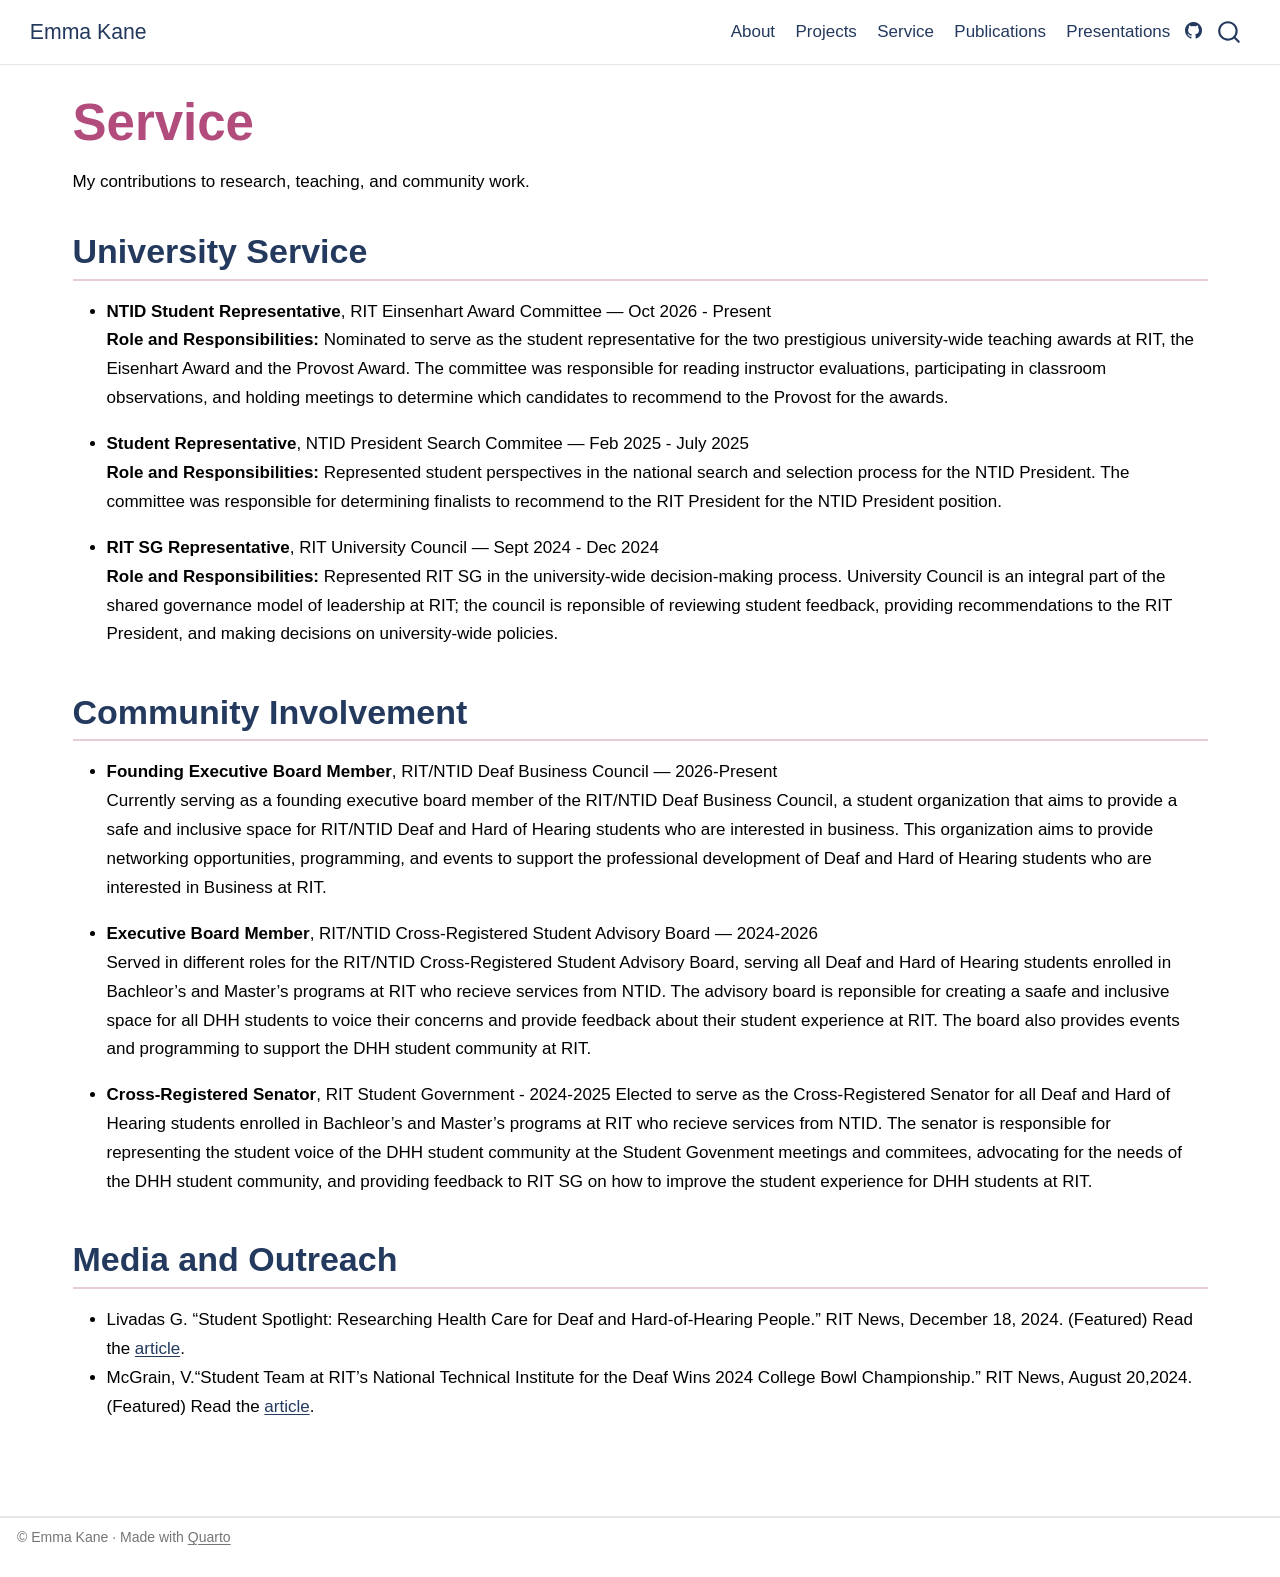
<file: service/index.html>
<!DOCTYPE html>
<html xmlns="http://www.w3.org/1999/xhtml" lang="en" xml:lang="en"><head>

<meta charset="utf-8">
<meta name="generator" content="quarto-1.9.38">

<meta name="viewport" content="width=device-width, initial-scale=1.0, user-scalable=yes">


<title>Service – Emma Kane</title>
<style>
/* Default styles provided by pandoc.
** See https://pandoc.org/MANUAL.html#variables-for-html for config info.
*/
code{white-space: pre-wrap;}
span.smallcaps{font-variant: small-caps;}
div.columns{display: flex; gap: min(4vw, 1.5em);}
div.column{flex: auto; overflow-x: auto;}
div.hanging-indent{margin-left: 1.5em; text-indent: -1.5em;}
ul.task-list{list-style: none;}
ul.task-list li input[type="checkbox"] {
  width: 0.8em;
  margin: 0 0.8em 0.2em -1em; /* quarto-specific, see https://github.com/quarto-dev/quarto-cli/issues/4556 */ 
  vertical-align: middle;
}
</style>


<script src="../site_libs/quarto-nav/quarto-nav.js"></script>
<script src="../site_libs/quarto-nav/headroom.min.js"></script>
<script src="../site_libs/clipboard/clipboard.min.js"></script>
<script src="../site_libs/quarto-search/autocomplete.umd.js"></script>
<script src="../site_libs/quarto-search/fuse.min.js"></script>
<script src="../site_libs/quarto-search/quarto-search.js"></script>
<meta name="quarto:offset" content="../">
<script src="../site_libs/quarto-html/quarto.js" type="module"></script>
<script src="../site_libs/quarto-html/tabsets/tabsets.js" type="module"></script>
<script src="../site_libs/quarto-html/popper.min.js"></script>
<script src="../site_libs/quarto-html/tippy.umd.min.js"></script>
<script src="../site_libs/quarto-html/anchor.min.js"></script>
<link href="../site_libs/quarto-html/tippy.css" rel="stylesheet">
<link href="../site_libs/quarto-html/quarto-syntax-highlighting-15634bcf2e68342d4ad2dfa704d543f6.css" rel="stylesheet" id="quarto-text-highlighting-styles">
<script src="../site_libs/bootstrap/bootstrap.min.js"></script>
<link href="../site_libs/bootstrap/bootstrap-icons.css" rel="stylesheet">
<link href="../site_libs/bootstrap/bootstrap-6458f7708507357ec875eb07f1e4ade1.min.css" rel="stylesheet" append-hash="true" id="quarto-bootstrap" data-mode="light">
<script id="quarto-search-options" type="application/json">{
  "location": "navbar",
  "copy-button": false,
  "collapse-after": 3,
  "panel-placement": "end",
  "type": "overlay",
  "limit": 50,
  "keyboard-shortcut": [
    "f",
    "/",
    "s"
  ],
  "show-item-context": false,
  "language": {
    "search-no-results-text": "No results",
    "search-matching-documents-text": "matching documents",
    "search-copy-link-title": "Copy link to search",
    "search-hide-matches-text": "Hide additional matches",
    "search-more-match-text": "more match in this document",
    "search-more-matches-text": "more matches in this document",
    "search-clear-button-title": "Clear",
    "search-text-placeholder": "",
    "search-detached-cancel-button-title": "Cancel",
    "search-submit-button-title": "Submit",
    "search-label": "Search"
  }
}</script>


<meta name="twitter:title" content="Service – Emma Kane">
<meta name="twitter:description" content="Education Research Analyst. Passionate about using data to improve educational outcomes for Deaf and Hard of Hearing">
<meta name="twitter:card" content="summary_large_image">
</head>

<body class="nav-fixed quarto-light">

<div id="quarto-search-results"></div>
  <header id="quarto-header" class="headroom fixed-top">
    <nav class="navbar navbar-expand-lg " data-bs-theme="dark">
      <div class="navbar-container container-fluid">
      <div class="navbar-brand-container mx-auto">
    <a class="navbar-brand" href="../index.html">
    <span class="navbar-title">Emma Kane</span>
    </a>
  </div>
            <div id="quarto-search" class="" title="Search"></div>
          <button class="navbar-toggler" type="button" data-bs-toggle="collapse" data-bs-target="#navbarCollapse" aria-controls="navbarCollapse" role="menu" aria-expanded="false" aria-label="Toggle navigation" onclick="if (window.quartoToggleHeadroom) { window.quartoToggleHeadroom(); }">
  <span class="navbar-toggler-icon"></span>
</button>
          <div class="collapse navbar-collapse" id="navbarCollapse">
            <ul class="navbar-nav navbar-nav-scroll ms-auto">
  <li class="nav-item">
    <a class="nav-link" href="../about/index.html"> 
<span class="menu-text">About</span></a>
  </li>  
  <li class="nav-item">
    <a class="nav-link" href="../projects/index.html"> 
<span class="menu-text">Projects</span></a>
  </li>  
  <li class="nav-item">
    <a class="nav-link active" href="../service/index.html" aria-current="page"> 
<span class="menu-text">Service</span></a>
  </li>  
  <li class="nav-item">
    <a class="nav-link" href="../publication/index.html"> 
<span class="menu-text">Publications</span></a>
  </li>  
  <li class="nav-item">
    <a class="nav-link" href="../presentation/index.html"> 
<span class="menu-text">Presentations</span></a>
  </li>  
</ul>
          </div> <!-- /navcollapse -->
            <div class="quarto-navbar-tools">
    <a href="https://www.github.com/emk9858-tech/EmmaMKaneWebsite" title="" class="quarto-navigation-tool px-1" aria-label=""><i class="bi bi-github"></i></a>
</div>
      </div> <!-- /container-fluid -->
    </nav>
</header>
<!-- content -->
<div id="quarto-content" class="quarto-container page-columns page-rows-contents page-layout-full page-navbar">
<!-- sidebar -->
<!-- margin-sidebar -->
    
<!-- main -->
<main class="content column-page" id="quarto-document-content">

<header id="title-block-header" class="quarto-title-block default">
<div class="quarto-title">
<h1 class="title">Service</h1>
</div>



<div class="quarto-title-meta column-page">

    
  
    
  </div>
  


</header>


<p>My contributions to research, teaching, and community work.</p>
<section id="university-service" class="level2">
<h2 class="anchored" data-anchor-id="university-service">University Service</h2>
<ul>
<li><p><strong>NTID Student Representative</strong>, RIT Einsenhart Award Committee — Oct 2026 - Present<br>
<strong>Role and Responsibilities:</strong> Nominated to serve as the student representative for the two prestigious university-wide teaching awards at RIT, the Eisenhart Award and the Provost Award. The committee was responsible for reading instructor evaluations, participating in classroom observations, and holding meetings to determine which candidates to recommend to the Provost for the awards.</p></li>
<li><p><strong>Student Representative</strong>, NTID President Search Commitee — Feb 2025 - July 2025<br>
<strong>Role and Responsibilities:</strong> Represented student perspectives in the national search and selection process for the NTID President. The committee was responsible for determining finalists to recommend to the RIT President for the NTID President position.</p></li>
<li><p><strong>RIT SG Representative</strong>, RIT University Council — Sept 2024 - Dec 2024<br>
<strong>Role and Responsibilities:</strong> Represented RIT SG in the university-wide decision-making process. University Council is an integral part of the shared governance model of leadership at RIT; the council is reponsible of reviewing student feedback, providing recommendations to the RIT President, and making decisions on university-wide policies.</p></li>
</ul>
</section>
<section id="community-involvement" class="level2">
<h2 class="anchored" data-anchor-id="community-involvement">Community Involvement</h2>
<ul>
<li><p><strong>Founding Executive Board Member</strong>, RIT/NTID Deaf Business Council — 2026-Present<br>
Currently serving as a founding executive board member of the RIT/NTID Deaf Business Council, a student organization that aims to provide a safe and inclusive space for RIT/NTID Deaf and Hard of Hearing students who are interested in business. This organization aims to provide networking opportunities, programming, and events to support the professional development of Deaf and Hard of Hearing students who are interested in Business at RIT.</p></li>
<li><p><strong>Executive Board Member</strong>, RIT/NTID Cross-Registered Student Advisory Board — 2024-2026<br>
Served in different roles for the RIT/NTID Cross-Registered Student Advisory Board, serving all Deaf and Hard of Hearing students enrolled in Bachleor’s and Master’s programs at RIT who recieve services from NTID. The advisory board is reponsible for creating a saafe and inclusive space for all DHH students to voice their concerns and provide feedback about their student experience at RIT. The board also provides events and programming to support the DHH student community at RIT.</p></li>
<li><p><strong>Cross-Registered Senator</strong>, RIT Student Government - 2024-2025 Elected to serve as the Cross-Registered Senator for all Deaf and Hard of Hearing students enrolled in Bachleor’s and Master’s programs at RIT who recieve services from NTID. The senator is responsible for representing the student voice of the DHH student community at the Student Govenment meetings and commitees, advocating for the needs of the DHH student community, and providing feedback to RIT SG on how to improve the student experience for DHH students at RIT.</p></li>
</ul>
</section>
<section id="media-and-outreach" class="level2">
<h2 class="anchored" data-anchor-id="media-and-outreach">Media and Outreach</h2>
<ul>
<li>Livadas G. “Student Spotlight: Researching Health Care for Deaf and Hard-of-Hearing People.” RIT News, December 18, 2024. (Featured) Read the <a href="https://www.rit.edu/news/student-spotlight-researching-health-care-deaf-and-hard-hearing-people">article</a>.</li>
<li>McGrain, V.“Student Team at RIT’s National Technical Institute for the Deaf Wins 2024 College Bowl Championship.” RIT News, August 20,2024. (Featured) Read the <a href="https://www.rit.edu/news/student-team-rits-national-technical-institute-deaf-wins-2024-college-bowl-championship">article</a>.</li>
</ul>


</section>

<a onclick="window.scrollTo(0, 0); return false;" role="button" id="quarto-back-to-top"><i class="bi bi-arrow-up"></i> Back to top</a></main> <!-- /main -->
<script id="quarto-html-after-body" type="application/javascript">
  window.document.addEventListener("DOMContentLoaded", function (event) {
    const icon = "";
    const anchorJS = new window.AnchorJS();
    anchorJS.options = {
      placement: 'right',
      icon: icon
    };
    anchorJS.add('.anchored');
    const isCodeAnnotation = (el) => {
      for (const clz of el.classList) {
        if (clz.startsWith('code-annotation-')) {                     
          return true;
        }
      }
      return false;
    }
    const onCopySuccess = function(e) {
      // button target
      const button = e.trigger;
      // don't keep focus
      button.blur();
      // flash "checked"
      button.classList.add('code-copy-button-checked');
      var currentTitle = button.getAttribute("title");
      button.setAttribute("title", "Copied!");
      let tooltip;
      if (window.bootstrap) {
        button.setAttribute("data-bs-toggle", "tooltip");
        button.setAttribute("data-bs-placement", "left");
        button.setAttribute("data-bs-title", "Copied!");
        tooltip = new bootstrap.Tooltip(button, 
          { trigger: "manual", 
            customClass: "code-copy-button-tooltip",
            offset: [0, -8]});
        tooltip.show();    
      }
      setTimeout(function() {
        if (tooltip) {
          tooltip.hide();
          button.removeAttribute("data-bs-title");
          button.removeAttribute("data-bs-toggle");
          button.removeAttribute("data-bs-placement");
        }
        button.setAttribute("title", currentTitle);
        button.classList.remove('code-copy-button-checked');
      }, 1000);
      // clear code selection
      e.clearSelection();
    }
    const getTextToCopy = function(trigger) {
      const outerScaffold = trigger.parentElement.cloneNode(true);
      const codeEl = outerScaffold.querySelector('code');
      for (const childEl of codeEl.children) {
        if (isCodeAnnotation(childEl)) {
          childEl.remove();
        }
      }
      return codeEl.innerText;
    }
    const clipboard = new window.ClipboardJS('.code-copy-button:not([data-in-quarto-modal])', {
      text: getTextToCopy
    });
    clipboard.on('success', onCopySuccess);
    if (window.document.getElementById('quarto-embedded-source-code-modal')) {
      const clipboardModal = new window.ClipboardJS('.code-copy-button[data-in-quarto-modal]', {
        text: getTextToCopy,
        container: window.document.getElementById('quarto-embedded-source-code-modal')
      });
      clipboardModal.on('success', onCopySuccess);
    }
      var localhostRegex = new RegExp(/^(?:http|https):\/\/localhost\:?[0-9]*\//);
      var mailtoRegex = new RegExp(/^mailto:/);
        var filterRegex = new RegExp("https:\/\/emmamariannekane\.com");
      var isInternal = (href) => {
          return filterRegex.test(href) || localhostRegex.test(href) || mailtoRegex.test(href);
      }
      // Inspect non-navigation links and adorn them if external
     var links = window.document.querySelectorAll('a[href]:not(.nav-link):not(.navbar-brand):not(.toc-action):not(.sidebar-link):not(.sidebar-item-toggle):not(.pagination-link):not(.no-external):not([aria-hidden]):not(.dropdown-item):not(.quarto-navigation-tool):not(.about-link)');
      for (var i=0; i<links.length; i++) {
        const link = links[i];
        if (!isInternal(link.href)) {
          // undo the damage that might have been done by quarto-nav.js in the case of
          // links that we want to consider external
          if (link.dataset.originalHref !== undefined) {
            link.href = link.dataset.originalHref;
          }
        }
      }
    function tippyHover(el, contentFn, onTriggerFn, onUntriggerFn) {
      const config = {
        allowHTML: true,
        maxWidth: 500,
        delay: 100,
        arrow: false,
        appendTo: function(el) {
            return el.parentElement;
        },
        interactive: true,
        interactiveBorder: 10,
        theme: 'quarto',
        placement: 'bottom-start',
      };
      if (contentFn) {
        config.content = contentFn;
      }
      if (onTriggerFn) {
        config.onTrigger = onTriggerFn;
      }
      if (onUntriggerFn) {
        config.onUntrigger = onUntriggerFn;
      }
      window.tippy(el, config); 
    }
    const noterefs = window.document.querySelectorAll('a[role="doc-noteref"]');
    for (var i=0; i<noterefs.length; i++) {
      const ref = noterefs[i];
      tippyHover(ref, function() {
        // use id or data attribute instead here
        let href = ref.getAttribute('data-footnote-href') || ref.getAttribute('href');
        try { href = new URL(href).hash; } catch {}
        const id = href.replace(/^#\/?/, "");
        const note = window.document.getElementById(id);
        if (note) {
          return note.innerHTML;
        } else {
          return "";
        }
      });
    }
    const xrefs = window.document.querySelectorAll('a.quarto-xref');
    const processXRef = (id, note) => {
      // Strip column container classes
      const stripColumnClz = (el) => {
        el.classList.remove("page-full", "page-columns");
        if (el.children) {
          for (const child of el.children) {
            stripColumnClz(child);
          }
        }
      }
      stripColumnClz(note)
      if (id === null || id.startsWith('sec-')) {
        // Special case sections, only their first couple elements
        const container = document.createElement("div");
        if (note.children && note.children.length > 2) {
          container.appendChild(note.children[0].cloneNode(true));
          for (let i = 1; i < note.children.length; i++) {
            const child = note.children[i];
            if (child.tagName === "P" && child.innerText === "") {
              continue;
            } else {
              container.appendChild(child.cloneNode(true));
              break;
            }
          }
          if (window.Quarto?.typesetMath) {
            window.Quarto.typesetMath(container);
          }
          return container.innerHTML
        } else {
          if (window.Quarto?.typesetMath) {
            window.Quarto.typesetMath(note);
          }
          return note.innerHTML;
        }
      } else {
        // Remove any anchor links if they are present
        const anchorLink = note.querySelector('a.anchorjs-link');
        if (anchorLink) {
          anchorLink.remove();
        }
        if (window.Quarto?.typesetMath) {
          window.Quarto.typesetMath(note);
        }
        if (note.classList.contains("callout")) {
          return note.outerHTML;
        } else {
          return note.innerHTML;
        }
      }
    }
    for (var i=0; i<xrefs.length; i++) {
      const xref = xrefs[i];
      tippyHover(xref, undefined, function(instance) {
        instance.disable();
        let url = xref.getAttribute('href');
        let hash = undefined; 
        if (url.startsWith('#')) {
          hash = url;
        } else {
          try { hash = new URL(url).hash; } catch {}
        }
        if (hash) {
          const id = hash.replace(/^#\/?/, "");
          const note = window.document.getElementById(id);
          if (note !== null) {
            try {
              const html = processXRef(id, note.cloneNode(true));
              instance.setContent(html);
            } finally {
              instance.enable();
              instance.show();
            }
          } else {
            // See if we can fetch this
            fetch(url.split('#')[0])
            .then(res => res.text())
            .then(html => {
              const parser = new DOMParser();
              const htmlDoc = parser.parseFromString(html, "text/html");
              const note = htmlDoc.getElementById(id);
              if (note !== null) {
                const html = processXRef(id, note);
                instance.setContent(html);
              } 
            }).finally(() => {
              instance.enable();
              instance.show();
            });
          }
        } else {
          // See if we can fetch a full url (with no hash to target)
          // This is a special case and we should probably do some content thinning / targeting
          fetch(url)
          .then(res => res.text())
          .then(html => {
            const parser = new DOMParser();
            const htmlDoc = parser.parseFromString(html, "text/html");
            const note = htmlDoc.querySelector('main.content');
            if (note !== null) {
              // This should only happen for chapter cross references
              // (since there is no id in the URL)
              // remove the first header
              if (note.children.length > 0 && note.children[0].tagName === "HEADER") {
                note.children[0].remove();
              }
              const html = processXRef(null, note);
              instance.setContent(html);
            } 
          }).finally(() => {
            instance.enable();
            instance.show();
          });
        }
      }, function(instance) {
      });
    }
        let selectedAnnoteEl;
        const selectorForAnnotation = ( cell, annotation) => {
          let cellAttr = 'data-code-cell="' + cell + '"';
          let lineAttr = 'data-code-annotation="' +  annotation + '"';
          const selector = 'span[' + cellAttr + '][' + lineAttr + ']';
          return selector;
        }
        const selectCodeLines = (annoteEl) => {
          const doc = window.document;
          const targetCell = annoteEl.getAttribute("data-target-cell");
          const targetAnnotation = annoteEl.getAttribute("data-target-annotation");
          const annoteSpan = window.document.querySelector(selectorForAnnotation(targetCell, targetAnnotation));
          const lines = annoteSpan.getAttribute("data-code-lines").split(",");
          const lineIds = lines.map((line) => {
            return targetCell + "-" + line;
          })
          let top = null;
          let height = null;
          let parent = null;
          if (lineIds.length > 0) {
              //compute the position of the single el (top and bottom and make a div)
              const el = window.document.getElementById(lineIds[0]);
              top = el.offsetTop;
              height = el.offsetHeight;
              parent = el.parentElement.parentElement;
            if (lineIds.length > 1) {
              const lastEl = window.document.getElementById(lineIds[lineIds.length - 1]);
              const bottom = lastEl.offsetTop + lastEl.offsetHeight;
              height = bottom - top;
            }
            if (top !== null && height !== null && parent !== null) {
              // cook up a div (if necessary) and position it 
              let div = window.document.getElementById("code-annotation-line-highlight");
              if (div === null) {
                div = window.document.createElement("div");
                div.setAttribute("id", "code-annotation-line-highlight");
                div.style.position = 'absolute';
                parent.appendChild(div);
              }
              div.style.top = top - 2 + "px";
              div.style.height = height + 4 + "px";
              div.style.left = 0;
              let gutterDiv = window.document.getElementById("code-annotation-line-highlight-gutter");
              if (gutterDiv === null) {
                gutterDiv = window.document.createElement("div");
                gutterDiv.setAttribute("id", "code-annotation-line-highlight-gutter");
                gutterDiv.style.position = 'absolute';
                const codeCell = window.document.getElementById(targetCell);
                const gutter = codeCell.querySelector('.code-annotation-gutter');
                gutter.appendChild(gutterDiv);
              }
              gutterDiv.style.top = top - 2 + "px";
              gutterDiv.style.height = height + 4 + "px";
            }
            selectedAnnoteEl = annoteEl;
          }
        };
        const unselectCodeLines = () => {
          const elementsIds = ["code-annotation-line-highlight", "code-annotation-line-highlight-gutter"];
          elementsIds.forEach((elId) => {
            const div = window.document.getElementById(elId);
            if (div) {
              div.remove();
            }
          });
          selectedAnnoteEl = undefined;
        };
          // Handle positioning of the toggle
      window.addEventListener(
        "resize",
        throttle(() => {
          elRect = undefined;
          if (selectedAnnoteEl) {
            selectCodeLines(selectedAnnoteEl);
          }
        }, 10)
      );
      function throttle(fn, ms) {
      let throttle = false;
      let timer;
        return (...args) => {
          if(!throttle) { // first call gets through
              fn.apply(this, args);
              throttle = true;
          } else { // all the others get throttled
              if(timer) clearTimeout(timer); // cancel #2
              timer = setTimeout(() => {
                fn.apply(this, args);
                timer = throttle = false;
              }, ms);
          }
        };
      }
        // Attach click handler to the DT
        const annoteDls = window.document.querySelectorAll('dt[data-target-cell]');
        for (const annoteDlNode of annoteDls) {
          annoteDlNode.addEventListener('click', (event) => {
            const clickedEl = event.target;
            if (clickedEl !== selectedAnnoteEl) {
              unselectCodeLines();
              const activeEl = window.document.querySelector('dt[data-target-cell].code-annotation-active');
              if (activeEl) {
                activeEl.classList.remove('code-annotation-active');
              }
              selectCodeLines(clickedEl);
              clickedEl.classList.add('code-annotation-active');
            } else {
              // Unselect the line
              unselectCodeLines();
              clickedEl.classList.remove('code-annotation-active');
            }
          });
        }
    const findCites = (el) => {
      const parentEl = el.parentElement;
      if (parentEl) {
        const cites = parentEl.dataset.cites;
        if (cites) {
          return {
            el,
            cites: cites.split(' ')
          };
        } else {
          return findCites(el.parentElement)
        }
      } else {
        return undefined;
      }
    };
    var bibliorefs = window.document.querySelectorAll('a[role="doc-biblioref"]');
    for (var i=0; i<bibliorefs.length; i++) {
      const ref = bibliorefs[i];
      const citeInfo = findCites(ref);
      if (citeInfo) {
        tippyHover(citeInfo.el, function() {
          var popup = window.document.createElement('div');
          citeInfo.cites.forEach(function(cite) {
            var citeDiv = window.document.createElement('div');
            citeDiv.classList.add('hanging-indent');
            citeDiv.classList.add('csl-entry');
            var biblioDiv = window.document.getElementById('ref-' + cite);
            if (biblioDiv) {
              citeDiv.innerHTML = biblioDiv.innerHTML;
            }
            popup.appendChild(citeDiv);
          });
          return popup.innerHTML;
        });
      }
    }
  });
  </script>
<script src="https://utteranc.es/client.js" repo="emk9858-tech/EmmaMKaneWebsite" issue-term="title" theme="body-light" crossorigin="anonymous" async="">
</script>
</div> <!-- /content -->
<footer class="footer">
  <div class="nav-footer">
    <div class="nav-footer-left">
<p>© Emma Kane ∙ Made with <a href="https://quarto.org">Quarto</a></p>
</div>   
    <div class="nav-footer-center">
      &nbsp;
    </div>
    <div class="nav-footer-right">
      &nbsp;
    </div>
  </div>
</footer>




</body></html>
</file>
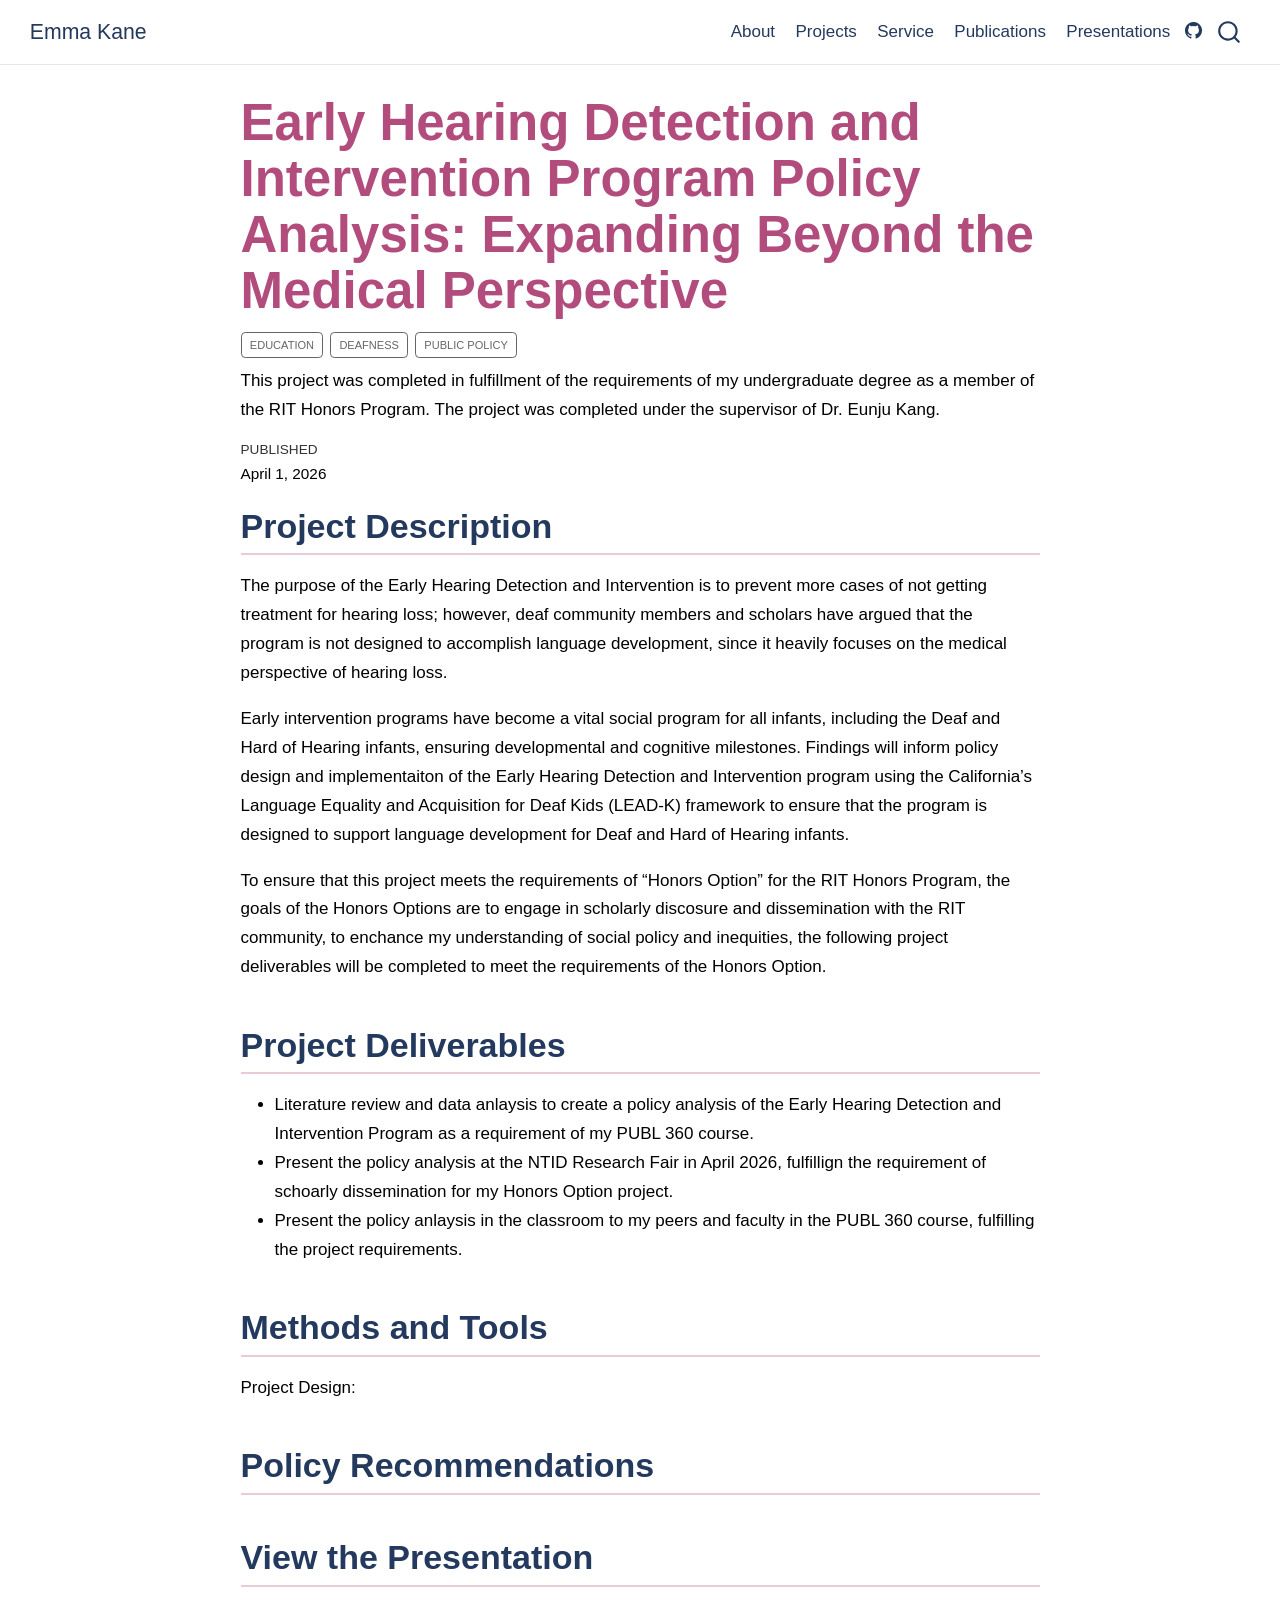
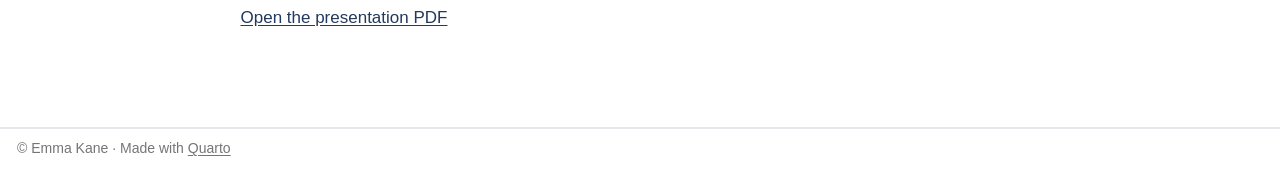
<file: projects/EHDI-project/index.html>
<!DOCTYPE html>
<html xmlns="http://www.w3.org/1999/xhtml" lang="en" xml:lang="en"><head>

<meta charset="utf-8">
<meta name="generator" content="quarto-1.9.38">

<meta name="viewport" content="width=device-width, initial-scale=1.0, user-scalable=yes">

<meta name="dcterms.date" content="2026-04-01">
<meta name="description" content="This project was completed in fulfillment of the requirements of my undergraduate degree as a member of the RIT Honors Program. The project was completed under the supervisor of Dr.&nbsp;Eunju Kang.">

<title>Early Hearing Detection and Intervention Program Policy Analysis: Expanding Beyond the Medical Perspective – Emma Kane</title>
<style>
/* Default styles provided by pandoc.
** See https://pandoc.org/MANUAL.html#variables-for-html for config info.
*/
code{white-space: pre-wrap;}
span.smallcaps{font-variant: small-caps;}
div.columns{display: flex; gap: min(4vw, 1.5em);}
div.column{flex: auto; overflow-x: auto;}
div.hanging-indent{margin-left: 1.5em; text-indent: -1.5em;}
ul.task-list{list-style: none;}
ul.task-list li input[type="checkbox"] {
  width: 0.8em;
  margin: 0 0.8em 0.2em -1em; /* quarto-specific, see https://github.com/quarto-dev/quarto-cli/issues/4556 */ 
  vertical-align: middle;
}
</style>


<script src="../../site_libs/quarto-nav/quarto-nav.js"></script>
<script src="../../site_libs/quarto-nav/headroom.min.js"></script>
<script src="../../site_libs/clipboard/clipboard.min.js"></script>
<script src="../../site_libs/quarto-search/autocomplete.umd.js"></script>
<script src="../../site_libs/quarto-search/fuse.min.js"></script>
<script src="../../site_libs/quarto-search/quarto-search.js"></script>
<meta name="quarto:offset" content="../../">
<script src="../../site_libs/quarto-html/quarto.js" type="module"></script>
<script src="../../site_libs/quarto-html/tabsets/tabsets.js" type="module"></script>
<script src="../../site_libs/quarto-html/popper.min.js"></script>
<script src="../../site_libs/quarto-html/tippy.umd.min.js"></script>
<script src="../../site_libs/quarto-html/anchor.min.js"></script>
<link href="../../site_libs/quarto-html/tippy.css" rel="stylesheet">
<link href="../../site_libs/quarto-html/quarto-syntax-highlighting-15634bcf2e68342d4ad2dfa704d543f6.css" rel="stylesheet" id="quarto-text-highlighting-styles">
<script src="../../site_libs/bootstrap/bootstrap.min.js"></script>
<link href="../../site_libs/bootstrap/bootstrap-icons.css" rel="stylesheet">
<link href="../../site_libs/bootstrap/bootstrap-6458f7708507357ec875eb07f1e4ade1.min.css" rel="stylesheet" append-hash="true" id="quarto-bootstrap" data-mode="light">
<script id="quarto-search-options" type="application/json">{
  "location": "navbar",
  "copy-button": false,
  "collapse-after": 3,
  "panel-placement": "end",
  "type": "overlay",
  "limit": 50,
  "keyboard-shortcut": [
    "f",
    "/",
    "s"
  ],
  "show-item-context": false,
  "language": {
    "search-no-results-text": "No results",
    "search-matching-documents-text": "matching documents",
    "search-copy-link-title": "Copy link to search",
    "search-hide-matches-text": "Hide additional matches",
    "search-more-match-text": "more match in this document",
    "search-more-matches-text": "more matches in this document",
    "search-clear-button-title": "Clear",
    "search-text-placeholder": "",
    "search-detached-cancel-button-title": "Cancel",
    "search-submit-button-title": "Submit",
    "search-label": "Search"
  }
}</script>


<meta name="twitter:title" content="Early Hearing Detection and Intervention Program Policy Analysis: Expanding Beyond the Medical Perspective – Emma Kane">
<meta name="twitter:description" content="This project was completed in fulfillment of the requirements of my undergraduate degree as a member of the RIT Honors Program. The project was completed under the supervisor of Dr.&nbsp;Eunju Kang.">
<meta name="twitter:image" content="https://emmamariannekane.com/projects/EHDI-project/EHDI_Policy_Analysis.png">
<meta name="twitter:card" content="summary_large_image">
<meta name="twitter:image-height" content="2592">
<meta name="twitter:image-width" content="3456">
</head>

<body class="nav-fixed fullcontent quarto-light">

<div id="quarto-search-results"></div>
  <header id="quarto-header" class="headroom fixed-top">
    <nav class="navbar navbar-expand-lg " data-bs-theme="dark">
      <div class="navbar-container container-fluid">
      <div class="navbar-brand-container mx-auto">
    <a class="navbar-brand" href="../../index.html">
    <span class="navbar-title">Emma Kane</span>
    </a>
  </div>
            <div id="quarto-search" class="" title="Search"></div>
          <button class="navbar-toggler" type="button" data-bs-toggle="collapse" data-bs-target="#navbarCollapse" aria-controls="navbarCollapse" role="menu" aria-expanded="false" aria-label="Toggle navigation" onclick="if (window.quartoToggleHeadroom) { window.quartoToggleHeadroom(); }">
  <span class="navbar-toggler-icon"></span>
</button>
          <div class="collapse navbar-collapse" id="navbarCollapse">
            <ul class="navbar-nav navbar-nav-scroll ms-auto">
  <li class="nav-item">
    <a class="nav-link" href="../../about/index.html"> 
<span class="menu-text">About</span></a>
  </li>  
  <li class="nav-item">
    <a class="nav-link" href="../../projects/index.html"> 
<span class="menu-text">Projects</span></a>
  </li>  
  <li class="nav-item">
    <a class="nav-link" href="../../service/index.html"> 
<span class="menu-text">Service</span></a>
  </li>  
  <li class="nav-item">
    <a class="nav-link" href="../../publication/index.html"> 
<span class="menu-text">Publications</span></a>
  </li>  
  <li class="nav-item">
    <a class="nav-link" href="../../presentation/index.html"> 
<span class="menu-text">Presentations</span></a>
  </li>  
</ul>
          </div> <!-- /navcollapse -->
            <div class="quarto-navbar-tools">
    <a href="https://www.github.com/emk9858-tech/EmmaMKaneWebsite" title="" class="quarto-navigation-tool px-1" aria-label=""><i class="bi bi-github"></i></a>
</div>
      </div> <!-- /container-fluid -->
    </nav>
</header>
<!-- content -->
<div id="quarto-content" class="quarto-container page-columns page-rows-contents page-layout-article page-navbar">
<!-- sidebar -->
<!-- margin-sidebar -->
    
<!-- main -->
<main class="content" id="quarto-document-content">

<header id="title-block-header" class="quarto-title-block default">
<div class="quarto-title">
<h1 class="title">Early Hearing Detection and Intervention Program Policy Analysis: Expanding Beyond the Medical Perspective</h1>
  <div class="quarto-categories">
    <div class="quarto-category">Education</div>
    <div class="quarto-category">Deafness</div>
    <div class="quarto-category">Public Policy</div>
  </div>
  </div>

<div>
  <div class="description">
    This project was completed in fulfillment of the requirements of my undergraduate degree as a member of the RIT Honors Program. The project was completed under the supervisor of Dr.&nbsp;Eunju Kang.
  </div>
</div>


<div class="quarto-title-meta">

    
    <div>
    <div class="quarto-title-meta-heading">Published</div>
    <div class="quarto-title-meta-contents">
      <p class="date">April 1, 2026</p>
    </div>
  </div>
  
    
  </div>
  


</header>


<section id="project-description" class="level2">
<h2 class="anchored" data-anchor-id="project-description">Project Description</h2>
<p>The purpose of the Early Hearing Detection and Intervention is to prevent more cases of not getting treatment for hearing loss; however, deaf community members and scholars have argued that the program is not designed to accomplish language development, since it heavily focuses on the medical perspective of hearing loss.</p>
<p>Early intervention programs have become a vital social program for all infants, including the Deaf and Hard of Hearing infants, ensuring developmental and cognitive milestones. Findings will inform policy design and implementaiton of the Early Hearing Detection and Intervention program using the California’s Language Equality and Acquisition for Deaf Kids (LEAD-K) framework to ensure that the program is designed to support language development for Deaf and Hard of Hearing infants.</p>
<p>To ensure that this project meets the requirements of “Honors Option” for the RIT Honors Program, the goals of the Honors Options are to engage in scholarly discosure and dissemination with the RIT community, to enchance my understanding of social policy and inequities, the following project deliverables will be completed to meet the requirements of the Honors Option.</p>
</section>
<section id="project-deliverables" class="level2">
<h2 class="anchored" data-anchor-id="project-deliverables">Project Deliverables</h2>
<ul>
<li>Literature review and data anlaysis to create a policy analysis of the Early Hearing Detection and Intervention Program as a requirement of my PUBL 360 course.</li>
<li>Present the policy analysis at the NTID Research Fair in April 2026, fulfillign the requirement of schoarly dissemination for my Honors Option project.</li>
<li>Present the policy anlaysis in the classroom to my peers and faculty in the PUBL 360 course, fulfilling the project requirements.</li>
</ul>
</section>
<section id="methods-and-tools" class="level2">
<h2 class="anchored" data-anchor-id="methods-and-tools">Methods and Tools</h2>
<p>Project Design:</p>
</section>
<section id="policy-recommendations" class="level2">
<h2 class="anchored" data-anchor-id="policy-recommendations">Policy Recommendations</h2>
</section>
<section id="view-the-presentation" class="level2">
<h2 class="anchored" data-anchor-id="view-the-presentation">View the Presentation</h2>
<p><a href="PUBL360-EHDI.pdf">Open the presentation PDF</a></p>


</section>

<a onclick="window.scrollTo(0, 0); return false;" role="button" id="quarto-back-to-top"><i class="bi bi-arrow-up"></i> Back to top</a></main> <!-- /main -->
<script id="quarto-html-after-body" type="application/javascript">
  window.document.addEventListener("DOMContentLoaded", function (event) {
    const icon = "";
    const anchorJS = new window.AnchorJS();
    anchorJS.options = {
      placement: 'right',
      icon: icon
    };
    anchorJS.add('.anchored');
    const isCodeAnnotation = (el) => {
      for (const clz of el.classList) {
        if (clz.startsWith('code-annotation-')) {                     
          return true;
        }
      }
      return false;
    }
    const onCopySuccess = function(e) {
      // button target
      const button = e.trigger;
      // don't keep focus
      button.blur();
      // flash "checked"
      button.classList.add('code-copy-button-checked');
      var currentTitle = button.getAttribute("title");
      button.setAttribute("title", "Copied!");
      let tooltip;
      if (window.bootstrap) {
        button.setAttribute("data-bs-toggle", "tooltip");
        button.setAttribute("data-bs-placement", "left");
        button.setAttribute("data-bs-title", "Copied!");
        tooltip = new bootstrap.Tooltip(button, 
          { trigger: "manual", 
            customClass: "code-copy-button-tooltip",
            offset: [0, -8]});
        tooltip.show();    
      }
      setTimeout(function() {
        if (tooltip) {
          tooltip.hide();
          button.removeAttribute("data-bs-title");
          button.removeAttribute("data-bs-toggle");
          button.removeAttribute("data-bs-placement");
        }
        button.setAttribute("title", currentTitle);
        button.classList.remove('code-copy-button-checked');
      }, 1000);
      // clear code selection
      e.clearSelection();
    }
    const getTextToCopy = function(trigger) {
      const outerScaffold = trigger.parentElement.cloneNode(true);
      const codeEl = outerScaffold.querySelector('code');
      for (const childEl of codeEl.children) {
        if (isCodeAnnotation(childEl)) {
          childEl.remove();
        }
      }
      return codeEl.innerText;
    }
    const clipboard = new window.ClipboardJS('.code-copy-button:not([data-in-quarto-modal])', {
      text: getTextToCopy
    });
    clipboard.on('success', onCopySuccess);
    if (window.document.getElementById('quarto-embedded-source-code-modal')) {
      const clipboardModal = new window.ClipboardJS('.code-copy-button[data-in-quarto-modal]', {
        text: getTextToCopy,
        container: window.document.getElementById('quarto-embedded-source-code-modal')
      });
      clipboardModal.on('success', onCopySuccess);
    }
      var localhostRegex = new RegExp(/^(?:http|https):\/\/localhost\:?[0-9]*\//);
      var mailtoRegex = new RegExp(/^mailto:/);
        var filterRegex = new RegExp("https:\/\/emmamariannekane\.com");
      var isInternal = (href) => {
          return filterRegex.test(href) || localhostRegex.test(href) || mailtoRegex.test(href);
      }
      // Inspect non-navigation links and adorn them if external
     var links = window.document.querySelectorAll('a[href]:not(.nav-link):not(.navbar-brand):not(.toc-action):not(.sidebar-link):not(.sidebar-item-toggle):not(.pagination-link):not(.no-external):not([aria-hidden]):not(.dropdown-item):not(.quarto-navigation-tool):not(.about-link)');
      for (var i=0; i<links.length; i++) {
        const link = links[i];
        if (!isInternal(link.href)) {
          // undo the damage that might have been done by quarto-nav.js in the case of
          // links that we want to consider external
          if (link.dataset.originalHref !== undefined) {
            link.href = link.dataset.originalHref;
          }
        }
      }
    function tippyHover(el, contentFn, onTriggerFn, onUntriggerFn) {
      const config = {
        allowHTML: true,
        maxWidth: 500,
        delay: 100,
        arrow: false,
        appendTo: function(el) {
            return el.parentElement;
        },
        interactive: true,
        interactiveBorder: 10,
        theme: 'quarto',
        placement: 'bottom-start',
      };
      if (contentFn) {
        config.content = contentFn;
      }
      if (onTriggerFn) {
        config.onTrigger = onTriggerFn;
      }
      if (onUntriggerFn) {
        config.onUntrigger = onUntriggerFn;
      }
      window.tippy(el, config); 
    }
    const noterefs = window.document.querySelectorAll('a[role="doc-noteref"]');
    for (var i=0; i<noterefs.length; i++) {
      const ref = noterefs[i];
      tippyHover(ref, function() {
        // use id or data attribute instead here
        let href = ref.getAttribute('data-footnote-href') || ref.getAttribute('href');
        try { href = new URL(href).hash; } catch {}
        const id = href.replace(/^#\/?/, "");
        const note = window.document.getElementById(id);
        if (note) {
          return note.innerHTML;
        } else {
          return "";
        }
      });
    }
    const xrefs = window.document.querySelectorAll('a.quarto-xref');
    const processXRef = (id, note) => {
      // Strip column container classes
      const stripColumnClz = (el) => {
        el.classList.remove("page-full", "page-columns");
        if (el.children) {
          for (const child of el.children) {
            stripColumnClz(child);
          }
        }
      }
      stripColumnClz(note)
      if (id === null || id.startsWith('sec-')) {
        // Special case sections, only their first couple elements
        const container = document.createElement("div");
        if (note.children && note.children.length > 2) {
          container.appendChild(note.children[0].cloneNode(true));
          for (let i = 1; i < note.children.length; i++) {
            const child = note.children[i];
            if (child.tagName === "P" && child.innerText === "") {
              continue;
            } else {
              container.appendChild(child.cloneNode(true));
              break;
            }
          }
          if (window.Quarto?.typesetMath) {
            window.Quarto.typesetMath(container);
          }
          return container.innerHTML
        } else {
          if (window.Quarto?.typesetMath) {
            window.Quarto.typesetMath(note);
          }
          return note.innerHTML;
        }
      } else {
        // Remove any anchor links if they are present
        const anchorLink = note.querySelector('a.anchorjs-link');
        if (anchorLink) {
          anchorLink.remove();
        }
        if (window.Quarto?.typesetMath) {
          window.Quarto.typesetMath(note);
        }
        if (note.classList.contains("callout")) {
          return note.outerHTML;
        } else {
          return note.innerHTML;
        }
      }
    }
    for (var i=0; i<xrefs.length; i++) {
      const xref = xrefs[i];
      tippyHover(xref, undefined, function(instance) {
        instance.disable();
        let url = xref.getAttribute('href');
        let hash = undefined; 
        if (url.startsWith('#')) {
          hash = url;
        } else {
          try { hash = new URL(url).hash; } catch {}
        }
        if (hash) {
          const id = hash.replace(/^#\/?/, "");
          const note = window.document.getElementById(id);
          if (note !== null) {
            try {
              const html = processXRef(id, note.cloneNode(true));
              instance.setContent(html);
            } finally {
              instance.enable();
              instance.show();
            }
          } else {
            // See if we can fetch this
            fetch(url.split('#')[0])
            .then(res => res.text())
            .then(html => {
              const parser = new DOMParser();
              const htmlDoc = parser.parseFromString(html, "text/html");
              const note = htmlDoc.getElementById(id);
              if (note !== null) {
                const html = processXRef(id, note);
                instance.setContent(html);
              } 
            }).finally(() => {
              instance.enable();
              instance.show();
            });
          }
        } else {
          // See if we can fetch a full url (with no hash to target)
          // This is a special case and we should probably do some content thinning / targeting
          fetch(url)
          .then(res => res.text())
          .then(html => {
            const parser = new DOMParser();
            const htmlDoc = parser.parseFromString(html, "text/html");
            const note = htmlDoc.querySelector('main.content');
            if (note !== null) {
              // This should only happen for chapter cross references
              // (since there is no id in the URL)
              // remove the first header
              if (note.children.length > 0 && note.children[0].tagName === "HEADER") {
                note.children[0].remove();
              }
              const html = processXRef(null, note);
              instance.setContent(html);
            } 
          }).finally(() => {
            instance.enable();
            instance.show();
          });
        }
      }, function(instance) {
      });
    }
        let selectedAnnoteEl;
        const selectorForAnnotation = ( cell, annotation) => {
          let cellAttr = 'data-code-cell="' + cell + '"';
          let lineAttr = 'data-code-annotation="' +  annotation + '"';
          const selector = 'span[' + cellAttr + '][' + lineAttr + ']';
          return selector;
        }
        const selectCodeLines = (annoteEl) => {
          const doc = window.document;
          const targetCell = annoteEl.getAttribute("data-target-cell");
          const targetAnnotation = annoteEl.getAttribute("data-target-annotation");
          const annoteSpan = window.document.querySelector(selectorForAnnotation(targetCell, targetAnnotation));
          const lines = annoteSpan.getAttribute("data-code-lines").split(",");
          const lineIds = lines.map((line) => {
            return targetCell + "-" + line;
          })
          let top = null;
          let height = null;
          let parent = null;
          if (lineIds.length > 0) {
              //compute the position of the single el (top and bottom and make a div)
              const el = window.document.getElementById(lineIds[0]);
              top = el.offsetTop;
              height = el.offsetHeight;
              parent = el.parentElement.parentElement;
            if (lineIds.length > 1) {
              const lastEl = window.document.getElementById(lineIds[lineIds.length - 1]);
              const bottom = lastEl.offsetTop + lastEl.offsetHeight;
              height = bottom - top;
            }
            if (top !== null && height !== null && parent !== null) {
              // cook up a div (if necessary) and position it 
              let div = window.document.getElementById("code-annotation-line-highlight");
              if (div === null) {
                div = window.document.createElement("div");
                div.setAttribute("id", "code-annotation-line-highlight");
                div.style.position = 'absolute';
                parent.appendChild(div);
              }
              div.style.top = top - 2 + "px";
              div.style.height = height + 4 + "px";
              div.style.left = 0;
              let gutterDiv = window.document.getElementById("code-annotation-line-highlight-gutter");
              if (gutterDiv === null) {
                gutterDiv = window.document.createElement("div");
                gutterDiv.setAttribute("id", "code-annotation-line-highlight-gutter");
                gutterDiv.style.position = 'absolute';
                const codeCell = window.document.getElementById(targetCell);
                const gutter = codeCell.querySelector('.code-annotation-gutter');
                gutter.appendChild(gutterDiv);
              }
              gutterDiv.style.top = top - 2 + "px";
              gutterDiv.style.height = height + 4 + "px";
            }
            selectedAnnoteEl = annoteEl;
          }
        };
        const unselectCodeLines = () => {
          const elementsIds = ["code-annotation-line-highlight", "code-annotation-line-highlight-gutter"];
          elementsIds.forEach((elId) => {
            const div = window.document.getElementById(elId);
            if (div) {
              div.remove();
            }
          });
          selectedAnnoteEl = undefined;
        };
          // Handle positioning of the toggle
      window.addEventListener(
        "resize",
        throttle(() => {
          elRect = undefined;
          if (selectedAnnoteEl) {
            selectCodeLines(selectedAnnoteEl);
          }
        }, 10)
      );
      function throttle(fn, ms) {
      let throttle = false;
      let timer;
        return (...args) => {
          if(!throttle) { // first call gets through
              fn.apply(this, args);
              throttle = true;
          } else { // all the others get throttled
              if(timer) clearTimeout(timer); // cancel #2
              timer = setTimeout(() => {
                fn.apply(this, args);
                timer = throttle = false;
              }, ms);
          }
        };
      }
        // Attach click handler to the DT
        const annoteDls = window.document.querySelectorAll('dt[data-target-cell]');
        for (const annoteDlNode of annoteDls) {
          annoteDlNode.addEventListener('click', (event) => {
            const clickedEl = event.target;
            if (clickedEl !== selectedAnnoteEl) {
              unselectCodeLines();
              const activeEl = window.document.querySelector('dt[data-target-cell].code-annotation-active');
              if (activeEl) {
                activeEl.classList.remove('code-annotation-active');
              }
              selectCodeLines(clickedEl);
              clickedEl.classList.add('code-annotation-active');
            } else {
              // Unselect the line
              unselectCodeLines();
              clickedEl.classList.remove('code-annotation-active');
            }
          });
        }
    const findCites = (el) => {
      const parentEl = el.parentElement;
      if (parentEl) {
        const cites = parentEl.dataset.cites;
        if (cites) {
          return {
            el,
            cites: cites.split(' ')
          };
        } else {
          return findCites(el.parentElement)
        }
      } else {
        return undefined;
      }
    };
    var bibliorefs = window.document.querySelectorAll('a[role="doc-biblioref"]');
    for (var i=0; i<bibliorefs.length; i++) {
      const ref = bibliorefs[i];
      const citeInfo = findCites(ref);
      if (citeInfo) {
        tippyHover(citeInfo.el, function() {
          var popup = window.document.createElement('div');
          citeInfo.cites.forEach(function(cite) {
            var citeDiv = window.document.createElement('div');
            citeDiv.classList.add('hanging-indent');
            citeDiv.classList.add('csl-entry');
            var biblioDiv = window.document.getElementById('ref-' + cite);
            if (biblioDiv) {
              citeDiv.innerHTML = biblioDiv.innerHTML;
            }
            popup.appendChild(citeDiv);
          });
          return popup.innerHTML;
        });
      }
    }
  });
  </script>
<script src="https://utteranc.es/client.js" repo="emk9858-tech/EmmaMKaneWebsite" issue-term="title" theme="body-light" crossorigin="anonymous" async="">
</script>
</div> <!-- /content -->
<footer class="footer">
  <div class="nav-footer">
    <div class="nav-footer-left">
<p>© Emma Kane ∙ Made with <a href="https://quarto.org">Quarto</a></p>
</div>   
    <div class="nav-footer-center">
      &nbsp;
    </div>
    <div class="nav-footer-right">
      &nbsp;
    </div>
  </div>
</footer>




</body></html>
</file>
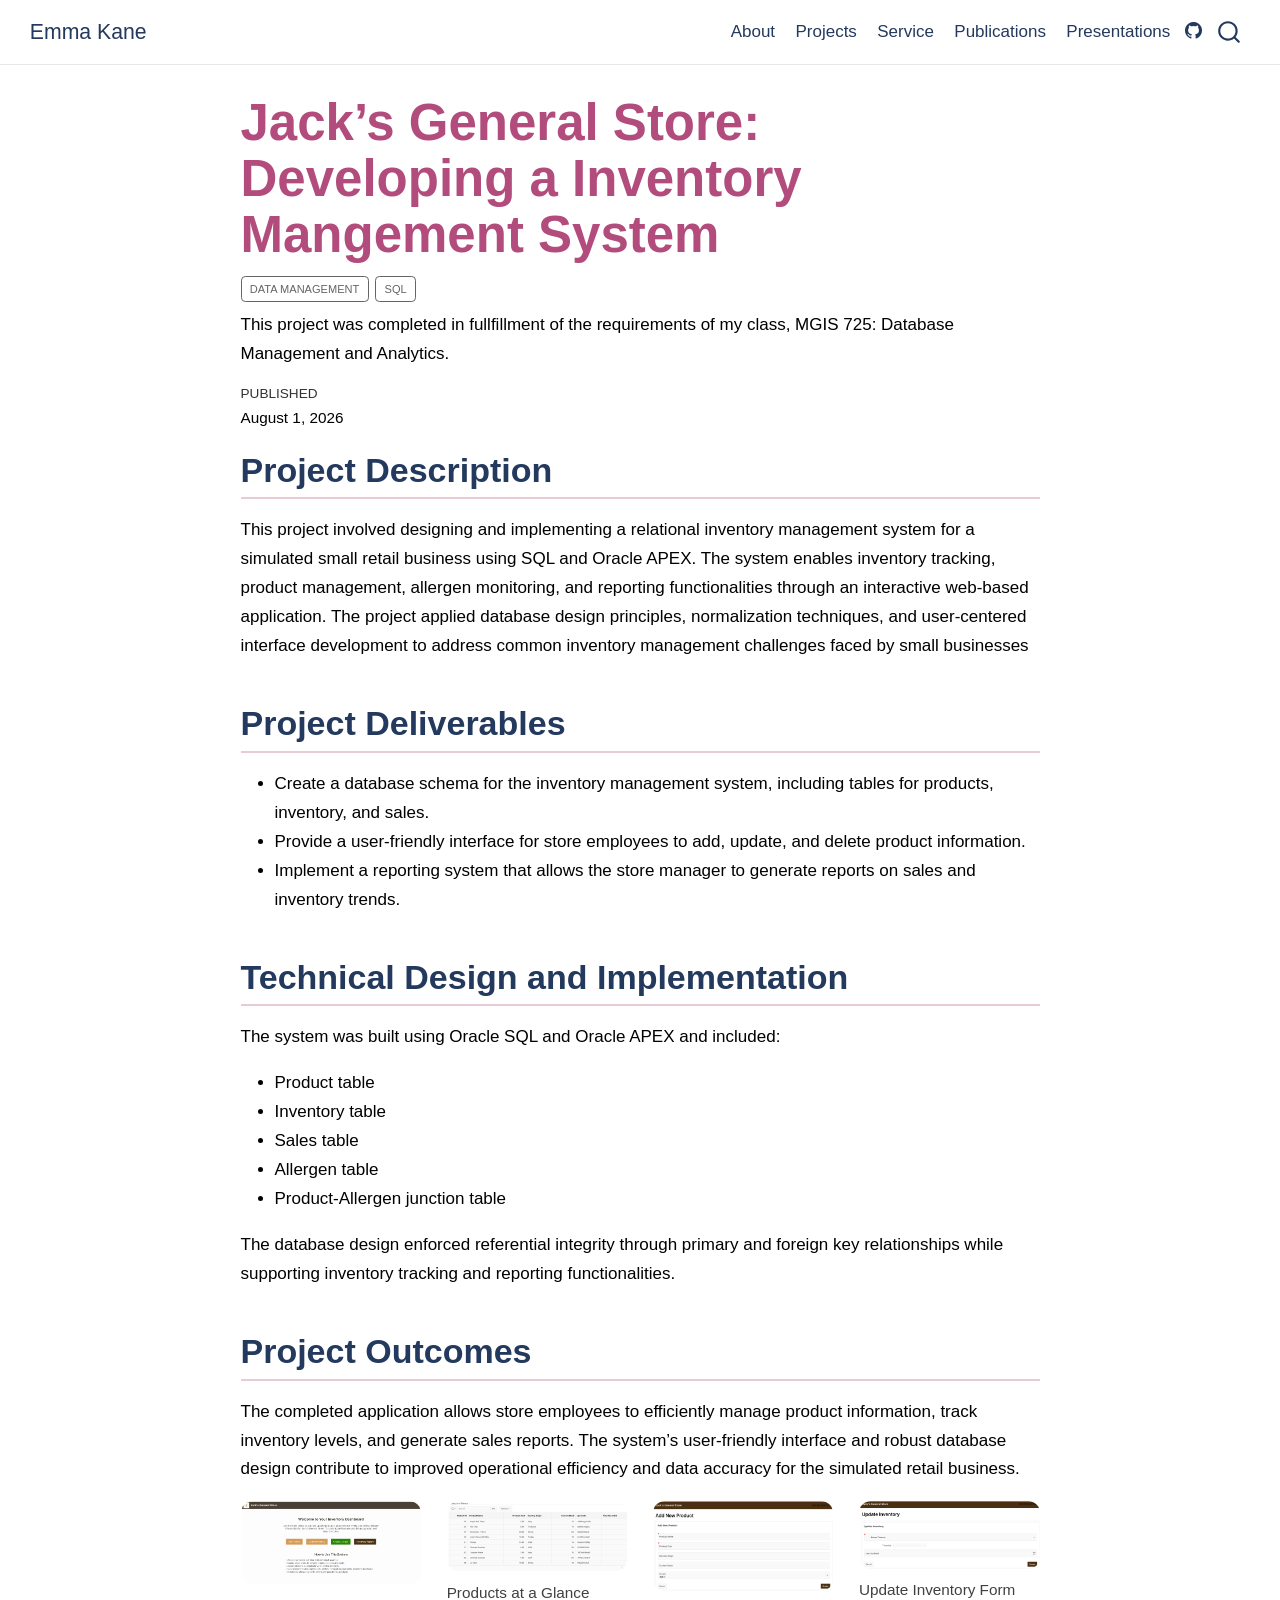
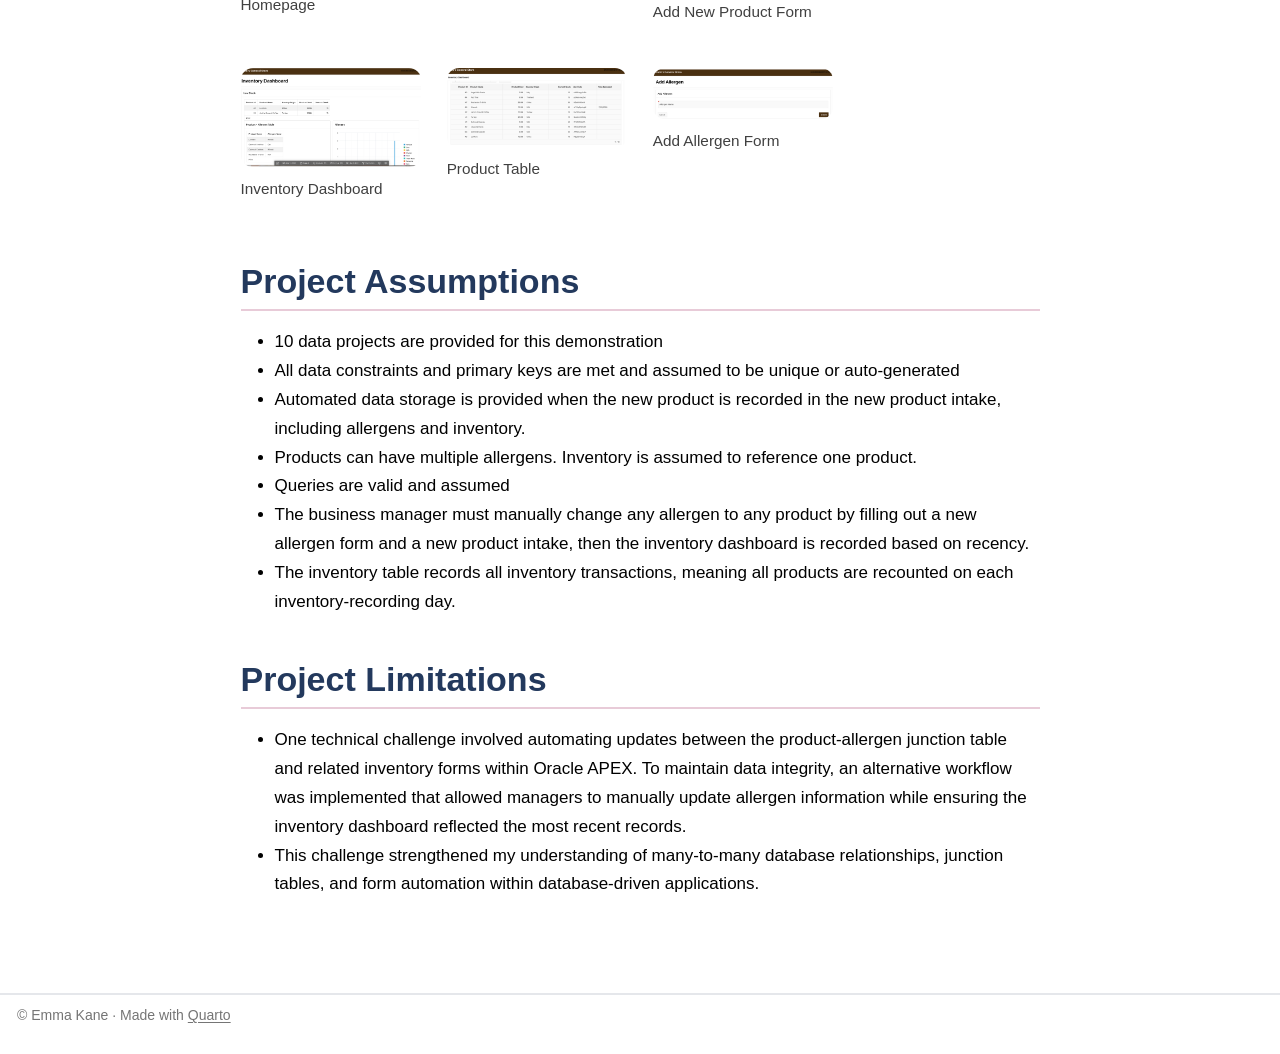
<file: projects/Jack-General-Store/index.html>
<!DOCTYPE html>
<html xmlns="http://www.w3.org/1999/xhtml" lang="en" xml:lang="en"><head>

<meta charset="utf-8">
<meta name="generator" content="quarto-1.9.38">

<meta name="viewport" content="width=device-width, initial-scale=1.0, user-scalable=yes">

<meta name="dcterms.date" content="2026-08-01">
<meta name="description" content="This project was completed in fullfillment of the requirements of my class, MGIS 725: Database Management and Analytics.">

<title>Jack’s General Store: Developing a Inventory Mangement System – Emma Kane</title>
<style>
/* Default styles provided by pandoc.
** See https://pandoc.org/MANUAL.html#variables-for-html for config info.
*/
code{white-space: pre-wrap;}
span.smallcaps{font-variant: small-caps;}
div.columns{display: flex; gap: min(4vw, 1.5em);}
div.column{flex: auto; overflow-x: auto;}
div.hanging-indent{margin-left: 1.5em; text-indent: -1.5em;}
ul.task-list{list-style: none;}
ul.task-list li input[type="checkbox"] {
  width: 0.8em;
  margin: 0 0.8em 0.2em -1em; /* quarto-specific, see https://github.com/quarto-dev/quarto-cli/issues/4556 */ 
  vertical-align: middle;
}
</style>


<script src="../../site_libs/quarto-nav/quarto-nav.js"></script>
<script src="../../site_libs/quarto-nav/headroom.min.js"></script>
<script src="../../site_libs/clipboard/clipboard.min.js"></script>
<script src="../../site_libs/quarto-search/autocomplete.umd.js"></script>
<script src="../../site_libs/quarto-search/fuse.min.js"></script>
<script src="../../site_libs/quarto-search/quarto-search.js"></script>
<meta name="quarto:offset" content="../../">
<script src="../../site_libs/quarto-html/quarto.js" type="module"></script>
<script src="../../site_libs/quarto-html/tabsets/tabsets.js" type="module"></script>
<script src="../../site_libs/quarto-html/popper.min.js"></script>
<script src="../../site_libs/quarto-html/tippy.umd.min.js"></script>
<script src="../../site_libs/quarto-html/anchor.min.js"></script>
<link href="../../site_libs/quarto-html/tippy.css" rel="stylesheet">
<link href="../../site_libs/quarto-html/quarto-syntax-highlighting-15634bcf2e68342d4ad2dfa704d543f6.css" rel="stylesheet" id="quarto-text-highlighting-styles">
<script src="../../site_libs/bootstrap/bootstrap.min.js"></script>
<link href="../../site_libs/bootstrap/bootstrap-icons.css" rel="stylesheet">
<link href="../../site_libs/bootstrap/bootstrap-6458f7708507357ec875eb07f1e4ade1.min.css" rel="stylesheet" append-hash="true" id="quarto-bootstrap" data-mode="light">
<script src="../../site_libs/quarto-contrib/glightbox/glightbox.min.js"></script>
<link href="../../site_libs/quarto-contrib/glightbox/glightbox.min.css" rel="stylesheet">
<link href="../../site_libs/quarto-contrib/glightbox/lightbox.css" rel="stylesheet">
<script id="quarto-search-options" type="application/json">{
  "location": "navbar",
  "copy-button": false,
  "collapse-after": 3,
  "panel-placement": "end",
  "type": "overlay",
  "limit": 50,
  "keyboard-shortcut": [
    "f",
    "/",
    "s"
  ],
  "show-item-context": false,
  "language": {
    "search-no-results-text": "No results",
    "search-matching-documents-text": "matching documents",
    "search-copy-link-title": "Copy link to search",
    "search-hide-matches-text": "Hide additional matches",
    "search-more-match-text": "more match in this document",
    "search-more-matches-text": "more matches in this document",
    "search-clear-button-title": "Clear",
    "search-text-placeholder": "",
    "search-detached-cancel-button-title": "Cancel",
    "search-submit-button-title": "Submit",
    "search-label": "Search"
  }
}</script>


<meta name="twitter:title" content="Jack’s General Store: Developing a Inventory Mangement System – Emma Kane">
<meta name="twitter:description" content="This project was completed in fullfillment of the requirements of my class, MGIS 725: Database Management and Analytics.">
<meta name="twitter:image" content="https://emmamariannekane.com/projects/Jack-General-Store/heading_page.png">
<meta name="twitter:card" content="summary_large_image">
<meta name="twitter:image-height" content="572">
<meta name="twitter:image-width" content="1254">
</head>

<body class="nav-fixed fullcontent quarto-light">

<div id="quarto-search-results"></div>
  <header id="quarto-header" class="headroom fixed-top">
    <nav class="navbar navbar-expand-lg " data-bs-theme="dark">
      <div class="navbar-container container-fluid">
      <div class="navbar-brand-container mx-auto">
    <a class="navbar-brand" href="../../index.html">
    <span class="navbar-title">Emma Kane</span>
    </a>
  </div>
            <div id="quarto-search" class="" title="Search"></div>
          <button class="navbar-toggler" type="button" data-bs-toggle="collapse" data-bs-target="#navbarCollapse" aria-controls="navbarCollapse" role="menu" aria-expanded="false" aria-label="Toggle navigation" onclick="if (window.quartoToggleHeadroom) { window.quartoToggleHeadroom(); }">
  <span class="navbar-toggler-icon"></span>
</button>
          <div class="collapse navbar-collapse" id="navbarCollapse">
            <ul class="navbar-nav navbar-nav-scroll ms-auto">
  <li class="nav-item">
    <a class="nav-link" href="../../about/index.html"> 
<span class="menu-text">About</span></a>
  </li>  
  <li class="nav-item">
    <a class="nav-link" href="../../projects/index.html"> 
<span class="menu-text">Projects</span></a>
  </li>  
  <li class="nav-item">
    <a class="nav-link" href="../../service/index.html"> 
<span class="menu-text">Service</span></a>
  </li>  
  <li class="nav-item">
    <a class="nav-link" href="../../publication/index.html"> 
<span class="menu-text">Publications</span></a>
  </li>  
  <li class="nav-item">
    <a class="nav-link" href="../../presentation/index.html"> 
<span class="menu-text">Presentations</span></a>
  </li>  
</ul>
          </div> <!-- /navcollapse -->
            <div class="quarto-navbar-tools">
    <a href="https://www.github.com/emk9858-tech/EmmaMKaneWebsite" title="" class="quarto-navigation-tool px-1" aria-label=""><i class="bi bi-github"></i></a>
</div>
      </div> <!-- /container-fluid -->
    </nav>
</header>
<!-- content -->
<div id="quarto-content" class="quarto-container page-columns page-rows-contents page-layout-article page-navbar">
<!-- sidebar -->
<!-- margin-sidebar -->
    
<!-- main -->
<main class="content" id="quarto-document-content">

<header id="title-block-header" class="quarto-title-block default">
<div class="quarto-title">
<h1 class="title">Jack’s General Store: Developing a Inventory Mangement System</h1>
  <div class="quarto-categories">
    <div class="quarto-category">Data Management</div>
    <div class="quarto-category">SQL</div>
  </div>
  </div>

<div>
  <div class="description">
    This project was completed in fullfillment of the requirements of my class, MGIS 725: Database Management and Analytics.
  </div>
</div>


<div class="quarto-title-meta">

    
    <div>
    <div class="quarto-title-meta-heading">Published</div>
    <div class="quarto-title-meta-contents">
      <p class="date">August 1, 2026</p>
    </div>
  </div>
  
    
  </div>
  


</header>


<section id="project-description" class="level2">
<h2 class="anchored" data-anchor-id="project-description">Project Description</h2>
<p>This project involved designing and implementing a relational inventory management system for a simulated small retail business using SQL and Oracle APEX. The system enables inventory tracking, product management, allergen monitoring, and reporting functionalities through an interactive web-based application. The project applied database design principles, normalization techniques, and user-centered interface development to address common inventory management challenges faced by small businesses</p>
</section>
<section id="project-deliverables" class="level2">
<h2 class="anchored" data-anchor-id="project-deliverables">Project Deliverables</h2>
<ul>
<li>Create a database schema for the inventory management system, including tables for products, inventory, and sales.</li>
<li>Provide a user-friendly interface for store employees to add, update, and delete product information.</li>
<li>Implement a reporting system that allows the store manager to generate reports on sales and inventory trends.</li>
</ul>
</section>
<section id="technical-design-and-implementation" class="level2">
<h2 class="anchored" data-anchor-id="technical-design-and-implementation">Technical Design and Implementation</h2>
<p>The system was built using Oracle SQL and Oracle APEX and included:</p>
<ul>
<li>Product table</li>
<li>Inventory table</li>
<li>Sales table</li>
<li>Allergen table</li>
<li>Product-Allergen junction table</li>
</ul>
<p>The database design enforced referential integrity through primary and foreign key relationships while supporting inventory tracking and reporting functionalities.</p>
</section>
<section id="project-outcomes" class="level2">
<h2 class="anchored" data-anchor-id="project-outcomes">Project Outcomes</h2>
<p>The completed application allows store employees to efficiently manage product information, track inventory levels, and generate sales reports. The system’s user-friendly interface and robust database design contribute to improved operational efficiency and data accuracy for the simulated retail business.</p>
<div class="grid">
<div class="g-col-3">
<div class="quarto-figure quarto-figure-center">
<figure class="figure">
<p><a href="heading_page.png" class="lightbox" data-gallery="quarto-lightbox-gallery-1" title="Homepage"><img src="heading_page.png" class="img-fluid figure-img" alt="Homepage"></a></p>
<figcaption>Homepage</figcaption>
</figure>
</div>
</div>
<div class="g-col-3">
<div class="quarto-figure quarto-figure-center">
<figure class="figure">
<p><a href="products_glance.png" class="lightbox" data-gallery="quarto-lightbox-gallery-2" title="Products at a Glance"><img src="products_glance.png" class="img-fluid figure-img" alt="Products at a Glance"></a></p>
<figcaption>Products at a Glance</figcaption>
</figure>
</div>
</div>
<div class="g-col-3">
<div class="quarto-figure quarto-figure-center">
<figure class="figure">
<p><a href="add_a_new_product.png" class="lightbox" data-gallery="quarto-lightbox-gallery-3" title="Add New Product Form"><img src="add_a_new_product.png" class="img-fluid figure-img" alt="Add New Product Form"></a></p>
<figcaption>Add New Product Form</figcaption>
</figure>
</div>
</div>
<div class="g-col-3">
<div class="quarto-figure quarto-figure-center">
<figure class="figure">
<p><a href="update_inventory.png" class="lightbox" data-gallery="quarto-lightbox-gallery-4" title="Update Inventory Form"><img src="update_inventory.png" class="img-fluid figure-img" alt="Update Inventory Form"></a></p>
<figcaption>Update Inventory Form</figcaption>
</figure>
</div>
</div>
<div class="g-col-3">
<div class="quarto-figure quarto-figure-center">
<figure class="figure">
<p><a href="inventory_dashboard.png" class="lightbox" data-gallery="quarto-lightbox-gallery-5" title="Inventory Dashboard"><img src="inventory_dashboard.png" class="img-fluid figure-img" alt="Inventory Dashboard"></a></p>
<figcaption>Inventory Dashboard</figcaption>
</figure>
</div>
</div>
<div class="g-col-3">
<div class="quarto-figure quarto-figure-center">
<figure class="figure">
<p><a href="inventory_dashboard_2.png" class="lightbox" data-gallery="quarto-lightbox-gallery-6" title="Product Table"><img src="inventory_dashboard_2.png" class="img-fluid figure-img" alt="Product Table"></a></p>
<figcaption>Product Table</figcaption>
</figure>
</div>
</div>
<div class="g-col-3">
<div class="quarto-figure quarto-figure-center">
<figure class="figure">
<p><a href="allergen_form.png" class="lightbox" data-gallery="quarto-lightbox-gallery-7" title="Add Allergen Form"><img src="allergen_form.png" class="img-fluid figure-img" alt="Add Allergen Form"></a></p>
<figcaption>Add Allergen Form</figcaption>
</figure>
</div>
</div>
</div>
</section>
<section id="project-assumptions" class="level2">
<h2 class="anchored" data-anchor-id="project-assumptions">Project Assumptions</h2>
<ul>
<li>10 data projects are provided for this demonstration</li>
<li>All data constraints and primary keys are met and assumed to be unique or auto-generated</li>
<li>Automated data storage is provided when the new product is recorded in the new product intake, including allergens and inventory.</li>
<li>Products can have multiple allergens. Inventory is assumed to reference one product.</li>
<li>Queries are valid and assumed</li>
<li>The business manager must manually change any allergen to any product by filling out a new allergen form and a new product intake, then the inventory dashboard is recorded based on recency.</li>
<li>The inventory table records all inventory transactions, meaning all products are recounted on each inventory-recording day.</li>
</ul>
</section>
<section id="project-limitations" class="level2">
<h2 class="anchored" data-anchor-id="project-limitations">Project Limitations</h2>
<ul>
<li>One technical challenge involved automating updates between the product-allergen junction table and related inventory forms within Oracle APEX. To maintain data integrity, an alternative workflow was implemented that allowed managers to manually update allergen information while ensuring the inventory dashboard reflected the most recent records.</li>
<li>This challenge strengthened my understanding of many-to-many database relationships, junction tables, and form automation within database-driven applications.</li>
</ul>


</section>

<a onclick="window.scrollTo(0, 0); return false;" role="button" id="quarto-back-to-top"><i class="bi bi-arrow-up"></i> Back to top</a></main> <!-- /main -->
<script id="quarto-html-after-body" type="application/javascript">
  window.document.addEventListener("DOMContentLoaded", function (event) {
    const icon = "";
    const anchorJS = new window.AnchorJS();
    anchorJS.options = {
      placement: 'right',
      icon: icon
    };
    anchorJS.add('.anchored');
    const isCodeAnnotation = (el) => {
      for (const clz of el.classList) {
        if (clz.startsWith('code-annotation-')) {                     
          return true;
        }
      }
      return false;
    }
    const onCopySuccess = function(e) {
      // button target
      const button = e.trigger;
      // don't keep focus
      button.blur();
      // flash "checked"
      button.classList.add('code-copy-button-checked');
      var currentTitle = button.getAttribute("title");
      button.setAttribute("title", "Copied!");
      let tooltip;
      if (window.bootstrap) {
        button.setAttribute("data-bs-toggle", "tooltip");
        button.setAttribute("data-bs-placement", "left");
        button.setAttribute("data-bs-title", "Copied!");
        tooltip = new bootstrap.Tooltip(button, 
          { trigger: "manual", 
            customClass: "code-copy-button-tooltip",
            offset: [0, -8]});
        tooltip.show();    
      }
      setTimeout(function() {
        if (tooltip) {
          tooltip.hide();
          button.removeAttribute("data-bs-title");
          button.removeAttribute("data-bs-toggle");
          button.removeAttribute("data-bs-placement");
        }
        button.setAttribute("title", currentTitle);
        button.classList.remove('code-copy-button-checked');
      }, 1000);
      // clear code selection
      e.clearSelection();
    }
    const getTextToCopy = function(trigger) {
      const outerScaffold = trigger.parentElement.cloneNode(true);
      const codeEl = outerScaffold.querySelector('code');
      for (const childEl of codeEl.children) {
        if (isCodeAnnotation(childEl)) {
          childEl.remove();
        }
      }
      return codeEl.innerText;
    }
    const clipboard = new window.ClipboardJS('.code-copy-button:not([data-in-quarto-modal])', {
      text: getTextToCopy
    });
    clipboard.on('success', onCopySuccess);
    if (window.document.getElementById('quarto-embedded-source-code-modal')) {
      const clipboardModal = new window.ClipboardJS('.code-copy-button[data-in-quarto-modal]', {
        text: getTextToCopy,
        container: window.document.getElementById('quarto-embedded-source-code-modal')
      });
      clipboardModal.on('success', onCopySuccess);
    }
      var localhostRegex = new RegExp(/^(?:http|https):\/\/localhost\:?[0-9]*\//);
      var mailtoRegex = new RegExp(/^mailto:/);
        var filterRegex = new RegExp("https:\/\/emmamariannekane\.com");
      var isInternal = (href) => {
          return filterRegex.test(href) || localhostRegex.test(href) || mailtoRegex.test(href);
      }
      // Inspect non-navigation links and adorn them if external
     var links = window.document.querySelectorAll('a[href]:not(.nav-link):not(.navbar-brand):not(.toc-action):not(.sidebar-link):not(.sidebar-item-toggle):not(.pagination-link):not(.no-external):not([aria-hidden]):not(.dropdown-item):not(.quarto-navigation-tool):not(.about-link)');
      for (var i=0; i<links.length; i++) {
        const link = links[i];
        if (!isInternal(link.href)) {
          // undo the damage that might have been done by quarto-nav.js in the case of
          // links that we want to consider external
          if (link.dataset.originalHref !== undefined) {
            link.href = link.dataset.originalHref;
          }
        }
      }
    function tippyHover(el, contentFn, onTriggerFn, onUntriggerFn) {
      const config = {
        allowHTML: true,
        maxWidth: 500,
        delay: 100,
        arrow: false,
        appendTo: function(el) {
            return el.parentElement;
        },
        interactive: true,
        interactiveBorder: 10,
        theme: 'quarto',
        placement: 'bottom-start',
      };
      if (contentFn) {
        config.content = contentFn;
      }
      if (onTriggerFn) {
        config.onTrigger = onTriggerFn;
      }
      if (onUntriggerFn) {
        config.onUntrigger = onUntriggerFn;
      }
      window.tippy(el, config); 
    }
    const noterefs = window.document.querySelectorAll('a[role="doc-noteref"]');
    for (var i=0; i<noterefs.length; i++) {
      const ref = noterefs[i];
      tippyHover(ref, function() {
        // use id or data attribute instead here
        let href = ref.getAttribute('data-footnote-href') || ref.getAttribute('href');
        try { href = new URL(href).hash; } catch {}
        const id = href.replace(/^#\/?/, "");
        const note = window.document.getElementById(id);
        if (note) {
          return note.innerHTML;
        } else {
          return "";
        }
      });
    }
    const xrefs = window.document.querySelectorAll('a.quarto-xref');
    const processXRef = (id, note) => {
      // Strip column container classes
      const stripColumnClz = (el) => {
        el.classList.remove("page-full", "page-columns");
        if (el.children) {
          for (const child of el.children) {
            stripColumnClz(child);
          }
        }
      }
      stripColumnClz(note)
      if (id === null || id.startsWith('sec-')) {
        // Special case sections, only their first couple elements
        const container = document.createElement("div");
        if (note.children && note.children.length > 2) {
          container.appendChild(note.children[0].cloneNode(true));
          for (let i = 1; i < note.children.length; i++) {
            const child = note.children[i];
            if (child.tagName === "P" && child.innerText === "") {
              continue;
            } else {
              container.appendChild(child.cloneNode(true));
              break;
            }
          }
          if (window.Quarto?.typesetMath) {
            window.Quarto.typesetMath(container);
          }
          return container.innerHTML
        } else {
          if (window.Quarto?.typesetMath) {
            window.Quarto.typesetMath(note);
          }
          return note.innerHTML;
        }
      } else {
        // Remove any anchor links if they are present
        const anchorLink = note.querySelector('a.anchorjs-link');
        if (anchorLink) {
          anchorLink.remove();
        }
        if (window.Quarto?.typesetMath) {
          window.Quarto.typesetMath(note);
        }
        if (note.classList.contains("callout")) {
          return note.outerHTML;
        } else {
          return note.innerHTML;
        }
      }
    }
    for (var i=0; i<xrefs.length; i++) {
      const xref = xrefs[i];
      tippyHover(xref, undefined, function(instance) {
        instance.disable();
        let url = xref.getAttribute('href');
        let hash = undefined; 
        if (url.startsWith('#')) {
          hash = url;
        } else {
          try { hash = new URL(url).hash; } catch {}
        }
        if (hash) {
          const id = hash.replace(/^#\/?/, "");
          const note = window.document.getElementById(id);
          if (note !== null) {
            try {
              const html = processXRef(id, note.cloneNode(true));
              instance.setContent(html);
            } finally {
              instance.enable();
              instance.show();
            }
          } else {
            // See if we can fetch this
            fetch(url.split('#')[0])
            .then(res => res.text())
            .then(html => {
              const parser = new DOMParser();
              const htmlDoc = parser.parseFromString(html, "text/html");
              const note = htmlDoc.getElementById(id);
              if (note !== null) {
                const html = processXRef(id, note);
                instance.setContent(html);
              } 
            }).finally(() => {
              instance.enable();
              instance.show();
            });
          }
        } else {
          // See if we can fetch a full url (with no hash to target)
          // This is a special case and we should probably do some content thinning / targeting
          fetch(url)
          .then(res => res.text())
          .then(html => {
            const parser = new DOMParser();
            const htmlDoc = parser.parseFromString(html, "text/html");
            const note = htmlDoc.querySelector('main.content');
            if (note !== null) {
              // This should only happen for chapter cross references
              // (since there is no id in the URL)
              // remove the first header
              if (note.children.length > 0 && note.children[0].tagName === "HEADER") {
                note.children[0].remove();
              }
              const html = processXRef(null, note);
              instance.setContent(html);
            } 
          }).finally(() => {
            instance.enable();
            instance.show();
          });
        }
      }, function(instance) {
      });
    }
        let selectedAnnoteEl;
        const selectorForAnnotation = ( cell, annotation) => {
          let cellAttr = 'data-code-cell="' + cell + '"';
          let lineAttr = 'data-code-annotation="' +  annotation + '"';
          const selector = 'span[' + cellAttr + '][' + lineAttr + ']';
          return selector;
        }
        const selectCodeLines = (annoteEl) => {
          const doc = window.document;
          const targetCell = annoteEl.getAttribute("data-target-cell");
          const targetAnnotation = annoteEl.getAttribute("data-target-annotation");
          const annoteSpan = window.document.querySelector(selectorForAnnotation(targetCell, targetAnnotation));
          const lines = annoteSpan.getAttribute("data-code-lines").split(",");
          const lineIds = lines.map((line) => {
            return targetCell + "-" + line;
          })
          let top = null;
          let height = null;
          let parent = null;
          if (lineIds.length > 0) {
              //compute the position of the single el (top and bottom and make a div)
              const el = window.document.getElementById(lineIds[0]);
              top = el.offsetTop;
              height = el.offsetHeight;
              parent = el.parentElement.parentElement;
            if (lineIds.length > 1) {
              const lastEl = window.document.getElementById(lineIds[lineIds.length - 1]);
              const bottom = lastEl.offsetTop + lastEl.offsetHeight;
              height = bottom - top;
            }
            if (top !== null && height !== null && parent !== null) {
              // cook up a div (if necessary) and position it 
              let div = window.document.getElementById("code-annotation-line-highlight");
              if (div === null) {
                div = window.document.createElement("div");
                div.setAttribute("id", "code-annotation-line-highlight");
                div.style.position = 'absolute';
                parent.appendChild(div);
              }
              div.style.top = top - 2 + "px";
              div.style.height = height + 4 + "px";
              div.style.left = 0;
              let gutterDiv = window.document.getElementById("code-annotation-line-highlight-gutter");
              if (gutterDiv === null) {
                gutterDiv = window.document.createElement("div");
                gutterDiv.setAttribute("id", "code-annotation-line-highlight-gutter");
                gutterDiv.style.position = 'absolute';
                const codeCell = window.document.getElementById(targetCell);
                const gutter = codeCell.querySelector('.code-annotation-gutter');
                gutter.appendChild(gutterDiv);
              }
              gutterDiv.style.top = top - 2 + "px";
              gutterDiv.style.height = height + 4 + "px";
            }
            selectedAnnoteEl = annoteEl;
          }
        };
        const unselectCodeLines = () => {
          const elementsIds = ["code-annotation-line-highlight", "code-annotation-line-highlight-gutter"];
          elementsIds.forEach((elId) => {
            const div = window.document.getElementById(elId);
            if (div) {
              div.remove();
            }
          });
          selectedAnnoteEl = undefined;
        };
          // Handle positioning of the toggle
      window.addEventListener(
        "resize",
        throttle(() => {
          elRect = undefined;
          if (selectedAnnoteEl) {
            selectCodeLines(selectedAnnoteEl);
          }
        }, 10)
      );
      function throttle(fn, ms) {
      let throttle = false;
      let timer;
        return (...args) => {
          if(!throttle) { // first call gets through
              fn.apply(this, args);
              throttle = true;
          } else { // all the others get throttled
              if(timer) clearTimeout(timer); // cancel #2
              timer = setTimeout(() => {
                fn.apply(this, args);
                timer = throttle = false;
              }, ms);
          }
        };
      }
        // Attach click handler to the DT
        const annoteDls = window.document.querySelectorAll('dt[data-target-cell]');
        for (const annoteDlNode of annoteDls) {
          annoteDlNode.addEventListener('click', (event) => {
            const clickedEl = event.target;
            if (clickedEl !== selectedAnnoteEl) {
              unselectCodeLines();
              const activeEl = window.document.querySelector('dt[data-target-cell].code-annotation-active');
              if (activeEl) {
                activeEl.classList.remove('code-annotation-active');
              }
              selectCodeLines(clickedEl);
              clickedEl.classList.add('code-annotation-active');
            } else {
              // Unselect the line
              unselectCodeLines();
              clickedEl.classList.remove('code-annotation-active');
            }
          });
        }
    const findCites = (el) => {
      const parentEl = el.parentElement;
      if (parentEl) {
        const cites = parentEl.dataset.cites;
        if (cites) {
          return {
            el,
            cites: cites.split(' ')
          };
        } else {
          return findCites(el.parentElement)
        }
      } else {
        return undefined;
      }
    };
    var bibliorefs = window.document.querySelectorAll('a[role="doc-biblioref"]');
    for (var i=0; i<bibliorefs.length; i++) {
      const ref = bibliorefs[i];
      const citeInfo = findCites(ref);
      if (citeInfo) {
        tippyHover(citeInfo.el, function() {
          var popup = window.document.createElement('div');
          citeInfo.cites.forEach(function(cite) {
            var citeDiv = window.document.createElement('div');
            citeDiv.classList.add('hanging-indent');
            citeDiv.classList.add('csl-entry');
            var biblioDiv = window.document.getElementById('ref-' + cite);
            if (biblioDiv) {
              citeDiv.innerHTML = biblioDiv.innerHTML;
            }
            popup.appendChild(citeDiv);
          });
          return popup.innerHTML;
        });
      }
    }
  });
  </script>
<script src="https://utteranc.es/client.js" repo="emk9858-tech/EmmaMKaneWebsite" issue-term="title" theme="body-light" crossorigin="anonymous" async="">
</script>
</div> <!-- /content -->
<footer class="footer">
  <div class="nav-footer">
    <div class="nav-footer-left">
<p>© Emma Kane ∙ Made with <a href="https://quarto.org">Quarto</a></p>
</div>   
    <div class="nav-footer-center">
      &nbsp;
    </div>
    <div class="nav-footer-right">
      &nbsp;
    </div>
  </div>
</footer>
<script>var lightboxQuarto = GLightbox({"closeEffect":"zoom","descPosition":"bottom","loop":false,"openEffect":"zoom","selector":".lightbox"});
(function() {
  let previousOnload = window.onload;
  window.onload = () => {
    if (previousOnload) {
      previousOnload();
    }
    lightboxQuarto.on('slide_before_load', (data) => {
      const { slideIndex, slideNode, slideConfig, player, trigger } = data;
      const href = trigger.getAttribute('href');
      if (href !== null) {
        const imgEl = window.document.querySelector(`a[href="${href}"] img`);
        if (imgEl !== null) {
          const srcAttr = imgEl.getAttribute("src");
          if (srcAttr && srcAttr.startsWith("data:")) {
            slideConfig.href = srcAttr;
          }
        }
      } 
    });
  
    lightboxQuarto.on('slide_after_load', (data) => {
      const { slideIndex, slideNode, slideConfig, player, trigger } = data;
      if (window.Quarto?.typesetMath) {
        window.Quarto.typesetMath(slideNode);
      }
    });
  
  };
  
})();
          </script>




</body></html>
</file>
<file: site_libs/quarto-html/tippy.css>
.tippy-box[data-animation=fade][data-state=hidden]{opacity:0}[data-tippy-root]{max-width:calc(100vw - 10px)}.tippy-box{position:relative;background-color:#333;color:#fff;border-radius:4px;font-size:14px;line-height:1.4;white-space:normal;outline:0;transition-property:transform,visibility,opacity}.tippy-box[data-placement^=top]>.tippy-arrow{bottom:0}.tippy-box[data-placement^=top]>.tippy-arrow:before{bottom:-7px;left:0;border-width:8px 8px 0;border-top-color:initial;transform-origin:center top}.tippy-box[data-placement^=bottom]>.tippy-arrow{top:0}.tippy-box[data-placement^=bottom]>.tippy-arrow:before{top:-7px;left:0;border-width:0 8px 8px;border-bottom-color:initial;transform-origin:center bottom}.tippy-box[data-placement^=left]>.tippy-arrow{right:0}.tippy-box[data-placement^=left]>.tippy-arrow:before{border-width:8px 0 8px 8px;border-left-color:initial;right:-7px;transform-origin:center left}.tippy-box[data-placement^=right]>.tippy-arrow{left:0}.tippy-box[data-placement^=right]>.tippy-arrow:before{left:-7px;border-width:8px 8px 8px 0;border-right-color:initial;transform-origin:center right}.tippy-box[data-inertia][data-state=visible]{transition-timing-function:cubic-bezier(.54,1.5,.38,1.11)}.tippy-arrow{width:16px;height:16px;color:#333}.tippy-arrow:before{content:"";position:absolute;border-color:transparent;border-style:solid}.tippy-content{position:relative;padding:5px 9px;z-index:1}
</file>
<file: site_libs/quarto-html/quarto-syntax-highlighting-15634bcf2e68342d4ad2dfa704d543f6.css>
/* quarto syntax highlight colors */
:root {
  --quarto-hl-ot-color: #003B4F;
  --quarto-hl-at-color: #657422;
  --quarto-hl-ss-color: #20794D;
  --quarto-hl-an-color: #5E5E5E;
  --quarto-hl-fu-color: #4758AB;
  --quarto-hl-st-color: #20794D;
  --quarto-hl-cf-color: #003B4F;
  --quarto-hl-op-color: #5E5E5E;
  --quarto-hl-er-color: #AD0000;
  --quarto-hl-bn-color: #AD0000;
  --quarto-hl-al-color: #AD0000;
  --quarto-hl-va-color: #111111;
  --quarto-hl-bu-color: inherit;
  --quarto-hl-ex-color: inherit;
  --quarto-hl-pp-color: #AD0000;
  --quarto-hl-in-color: #5E5E5E;
  --quarto-hl-vs-color: #20794D;
  --quarto-hl-wa-color: #5E5E5E;
  --quarto-hl-do-color: #5E5E5E;
  --quarto-hl-im-color: #00769E;
  --quarto-hl-ch-color: #20794D;
  --quarto-hl-dt-color: #AD0000;
  --quarto-hl-fl-color: #AD0000;
  --quarto-hl-co-color: #5E5E5E;
  --quarto-hl-cv-color: #5E5E5E;
  --quarto-hl-cn-color: #8f5902;
  --quarto-hl-sc-color: #5E5E5E;
  --quarto-hl-dv-color: #AD0000;
  --quarto-hl-kw-color: #003B4F;
}

/* other quarto variables */
:root {
  --quarto-font-monospace: SFMono-Regular, Menlo, Monaco, Consolas, "Liberation Mono", "Courier New", monospace;
}

/* syntax highlight based on Pandoc's rules */
pre > code.sourceCode > span {
  color: #003B4F;
}

code.sourceCode > span {
  color: #003B4F;
}

div.sourceCode,
div.sourceCode pre.sourceCode {
  color: #003B4F;
}

/* Normal */
code span {
  color: #003B4F;
}

/* Alert */
code span.al {
  color: #AD0000;
  font-style: inherit;
}

/* Annotation */
code span.an {
  color: #5E5E5E;
  font-style: inherit;
}

/* Attribute */
code span.at {
  color: #657422;
  font-style: inherit;
}

/* BaseN */
code span.bn {
  color: #AD0000;
  font-style: inherit;
}

/* BuiltIn */
code span.bu {
  font-style: inherit;
}

/* ControlFlow */
code span.cf {
  color: #003B4F;
  font-weight: bold;
  font-style: inherit;
}

/* Char */
code span.ch {
  color: #20794D;
  font-style: inherit;
}

/* Constant */
code span.cn {
  color: #8f5902;
  font-style: inherit;
}

/* Comment */
code span.co {
  color: #5E5E5E;
  font-style: inherit;
}

/* CommentVar */
code span.cv {
  color: #5E5E5E;
  font-style: italic;
}

/* Documentation */
code span.do {
  color: #5E5E5E;
  font-style: italic;
}

/* DataType */
code span.dt {
  color: #AD0000;
  font-style: inherit;
}

/* DecVal */
code span.dv {
  color: #AD0000;
  font-style: inherit;
}

/* Error */
code span.er {
  color: #AD0000;
  font-style: inherit;
}

/* Extension */
code span.ex {
  font-style: inherit;
}

/* Float */
code span.fl {
  color: #AD0000;
  font-style: inherit;
}

/* Function */
code span.fu {
  color: #4758AB;
  font-style: inherit;
}

/* Import */
code span.im {
  color: #00769E;
  font-style: inherit;
}

/* Information */
code span.in {
  color: #5E5E5E;
  font-style: inherit;
}

/* Keyword */
code span.kw {
  color: #003B4F;
  font-weight: bold;
  font-style: inherit;
}

/* Operator */
code span.op {
  color: #5E5E5E;
  font-style: inherit;
}

/* Other */
code span.ot {
  color: #003B4F;
  font-style: inherit;
}

/* Preprocessor */
code span.pp {
  color: #AD0000;
  font-style: inherit;
}

/* SpecialChar */
code span.sc {
  color: #5E5E5E;
  font-style: inherit;
}

/* SpecialString */
code span.ss {
  color: #20794D;
  font-style: inherit;
}

/* String */
code span.st {
  color: #20794D;
  font-style: inherit;
}

/* Variable */
code span.va {
  color: #111111;
  font-style: inherit;
}

/* VerbatimString */
code span.vs {
  color: #20794D;
  font-style: inherit;
}

/* Warning */
code span.wa {
  color: #5E5E5E;
  font-style: italic;
}

.prevent-inlining {
  content: "</";
}

/*# sourceMappingURL=f23921c56f73e400b49028c9186a1aa0.css.map */
</file>
